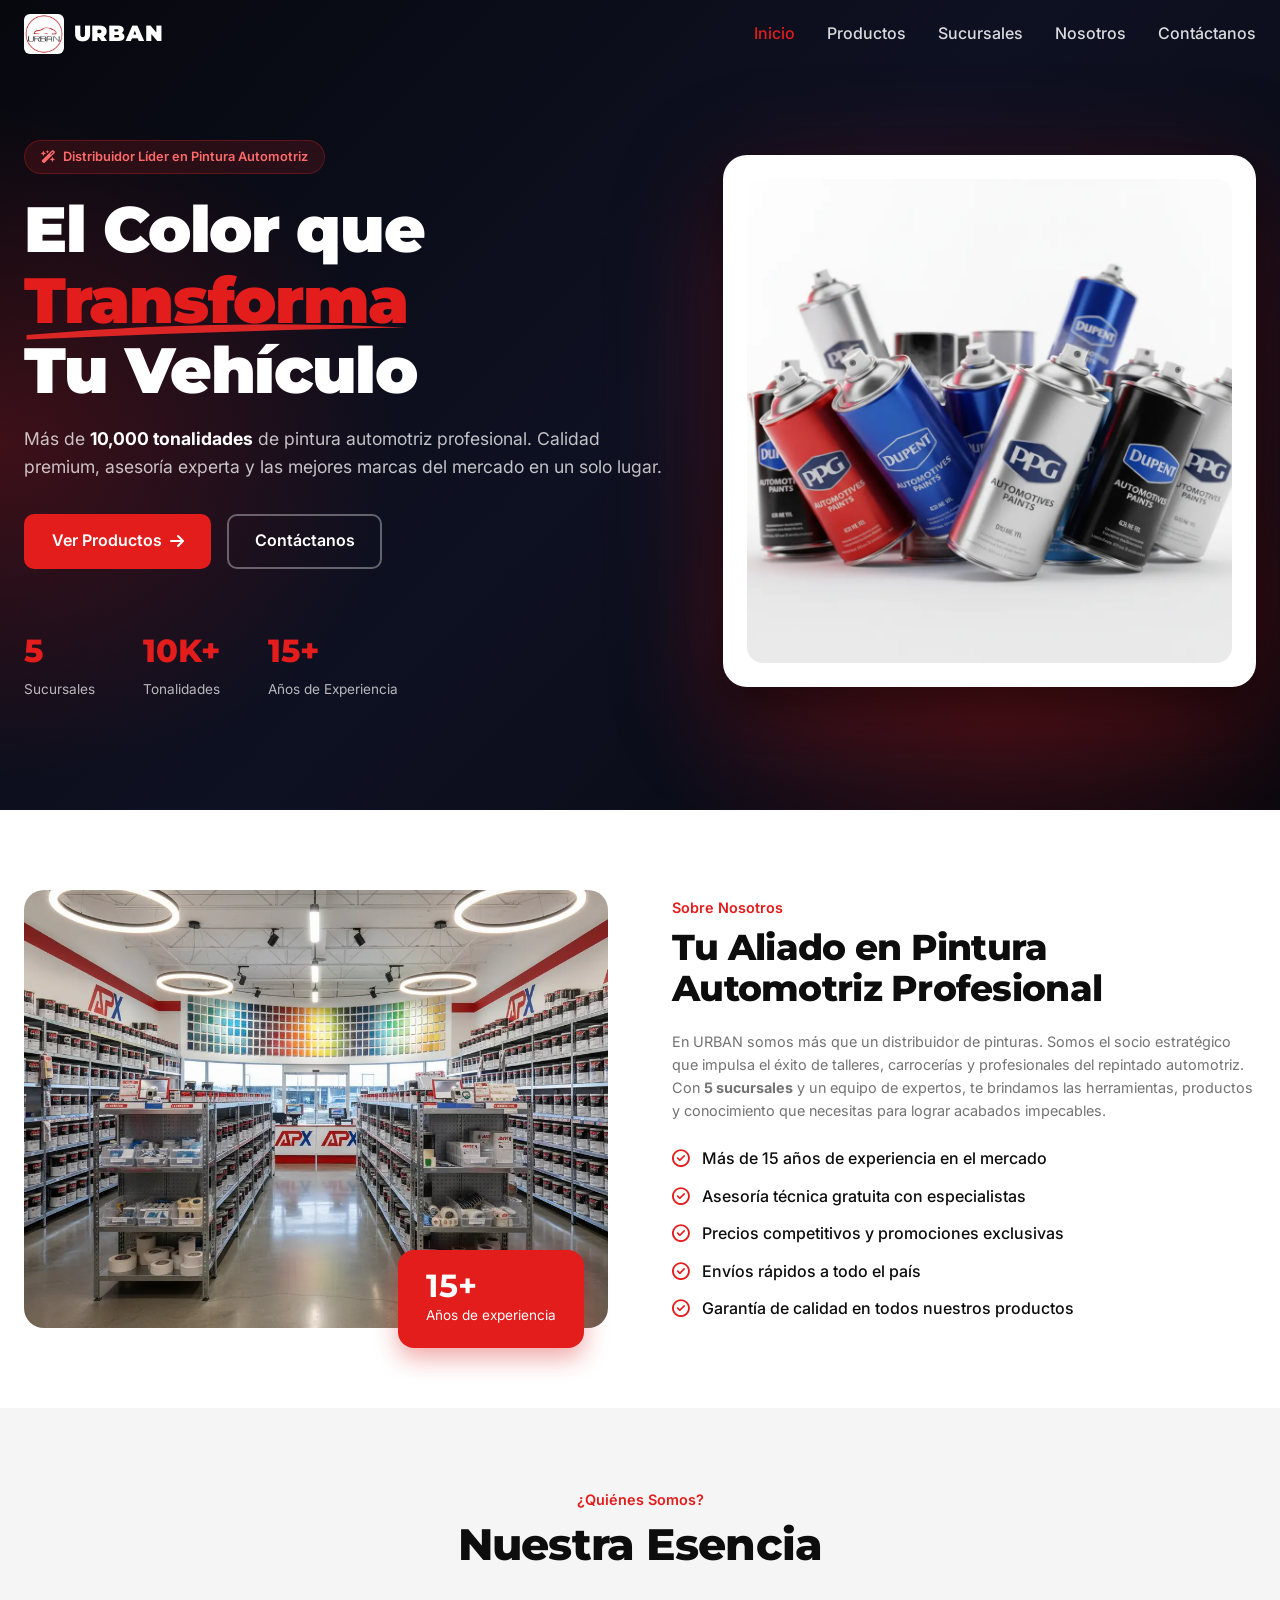
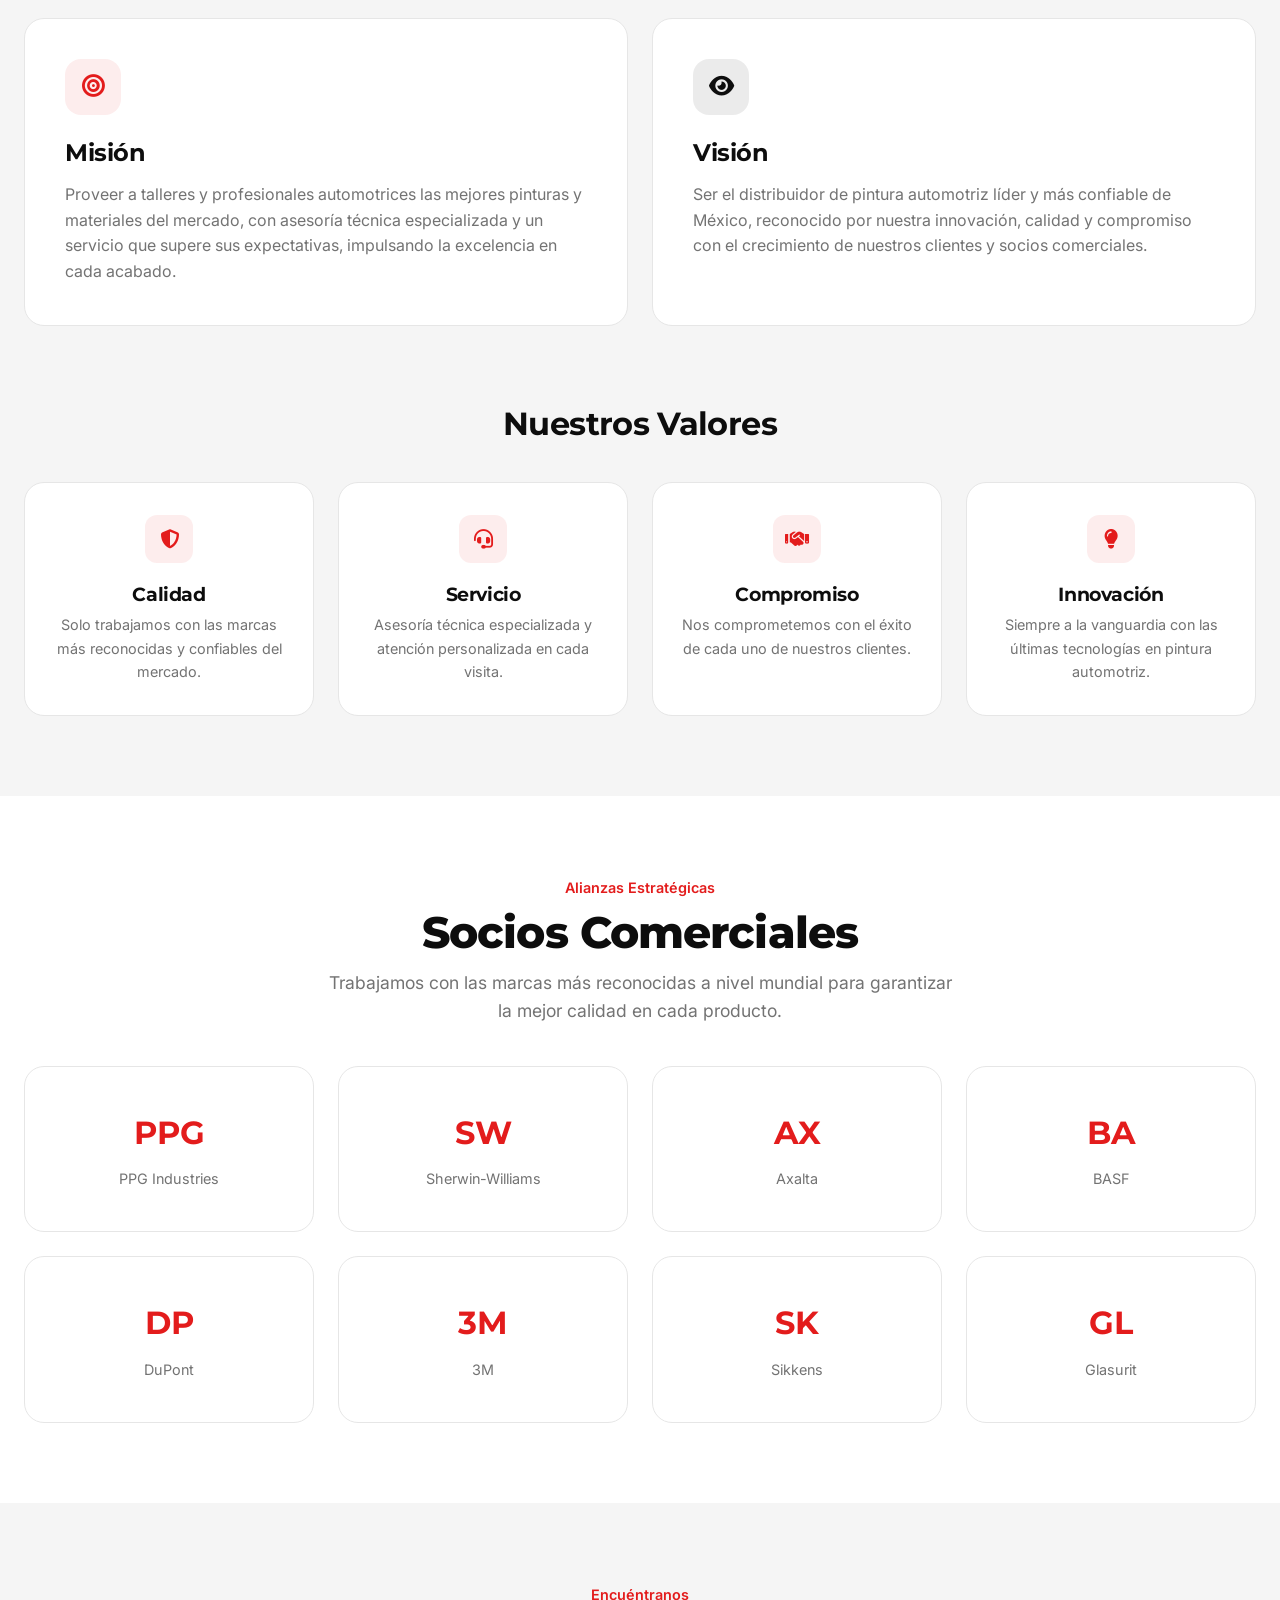
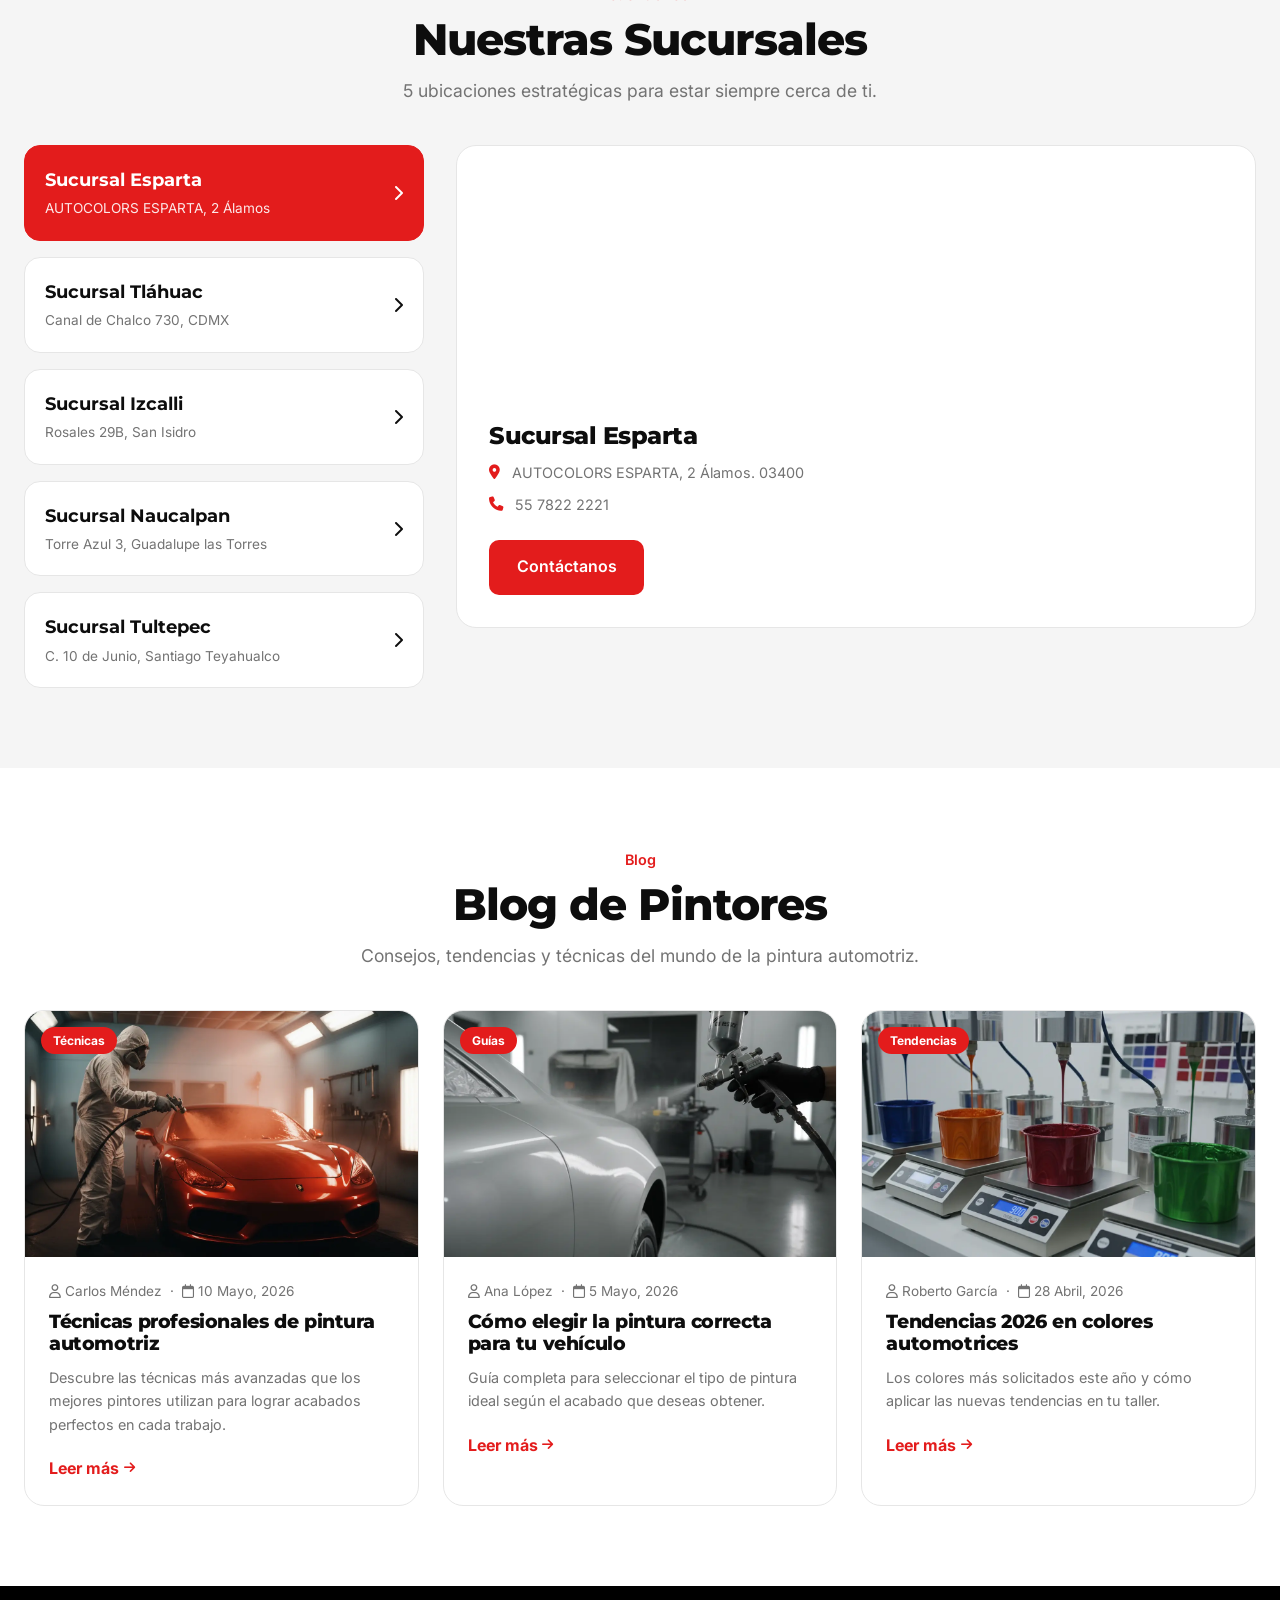
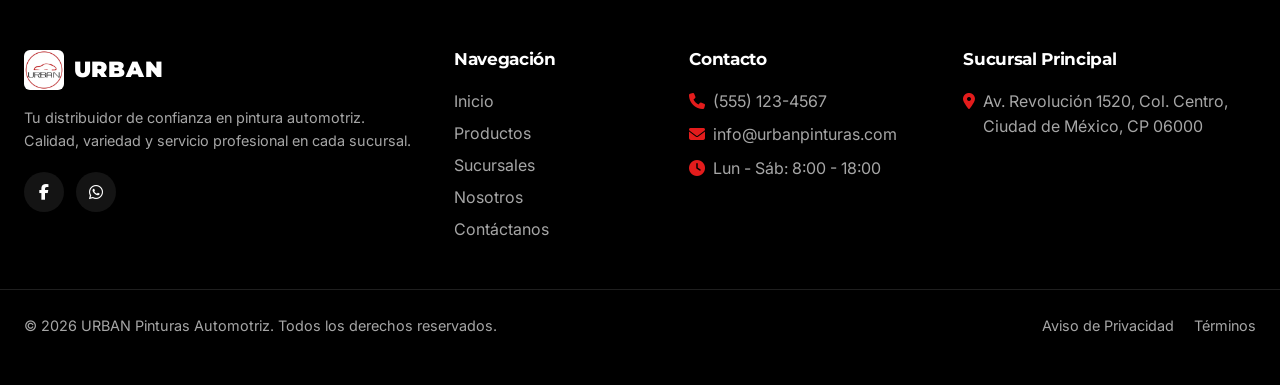
<file: index.html>
<!DOCTYPE html>
<html lang="es">

<head>
    <meta charset="UTF-8">
    <meta name="viewport" content="width=device-width, initial-scale=1">
    <title>URBAN | Distribuidor Líder en Pintura Automotriz</title>
    <meta name="description" content="Distribuidor líder de pinturas automotrices premium, ofreciendo soluciones de acabado de alto rendimiento, igualación de color de precisión y asesoría técnica especializada.">
    <link rel="icon" href="img/LogoUrban.webp" type="image/webp">
    <link rel="preconnect" href="https://fonts.googleapis.com">
    <link rel="preconnect" href="https://fonts.gstatic.com" crossorigin>
    <link href="https://fonts.googleapis.com/css2?family=Montserrat:wght@600;700;800;900&family=Inter:wght@300;400;500;600&display=swap" rel="stylesheet">
    <link rel="stylesheet" href="https://cdnjs.cloudflare.com/ajax/libs/font-awesome/6.4.0/css/all.min.css">
    <link rel="stylesheet" href="https://unpkg.com/aos@2.3.1/dist/aos.css">
    <link rel="stylesheet" href="styles.css">
</head>

<body>
    <a class="skip-link" href="#contenido">Saltar al contenido</a>

    <header class="site-header">
        <div class="container nav">
            <a href="index.html" class="logo"><img src="img/LogoUrban.webp" alt="Logo de URBAN" width="40" height="40"><span>URBAN</span></a>
            <button type="button" class="menu-btn" id="menuBtn" aria-label="Abrir menú" aria-expanded="false" aria-controls="menu"><i class="fa-solid fa-bars" aria-hidden="true"></i></button>
            <ul id="menu">
                <li><a href="index.html" aria-current="page">Inicio</a></li>
                <li><a href="productos.html">Productos</a></li>
                <li><a href="sucursales.html">Sucursales</a></li>
                <li><a href="nosotros.html">Nosotros</a></li>
                <li><a href="contacto.html">Contáctanos</a></li>
            </ul>
        </div>
    </header>

    <main id="contenido">
        <section class="hero">
            <div class="container hero-grid">
                <div data-aos="fade-right">
                    <span class="hero-badge"><i class="fa-solid fa-wand-magic-sparkles" aria-hidden="true"></i> Distribuidor Líder en Pintura Automotriz</span>
                    <h1>El Color que <span class="text-accent">Transforma</span> Tu Vehículo</h1>
                    <p class="lead light">Más de <strong>10,000 tonalidades</strong> de pintura automotriz profesional. Calidad premium, asesoría experta y las mejores marcas del mercado en un solo lugar.</p>
                    <div class="actions">
                        <a href="productos.html" class="btn btn-primary">Ver Productos <i class="fa-solid fa-arrow-right" aria-hidden="true"></i></a>
                        <a href="contacto.html" class="btn btn-outline">Contáctanos</a>
                    </div>
                    <div class="stats">
                        <div><strong>5</strong><span>Sucursales</span></div>
                        <div><strong>10K+</strong><span>Tonalidades</span></div>
                        <div><strong>15+</strong><span>Años de Experiencia</span></div>
                    </div>
                </div>
                <div class="hero-visual" data-aos="fade-left">
                    <div class="hero-image-container">
                        <img src="img/Hero.webp" alt="Latas de pintura automotriz URBAN" width="1024" height="1024" fetchpriority="high">
                    </div>
                </div>
            </div>
        </section>

        <section class="section">
            <div class="container about">
                <div class="about-img" data-aos="fade-right">
                    <img src="img/Segunda.webp" alt="Interior de una sucursal URBAN" width="1344" height="768" loading="lazy">
                    <div class="badge">
                        <strong>15+</strong>
                        <span>Años de experiencia</span>
                    </div>
                </div>
                <div data-aos="fade-left">
                    <p class="kicker">Sobre Nosotros</p>
                    <h2>Tu Aliado en Pintura Automotriz Profesional</h2>
                    <p class="muted about-text">En URBAN somos más que un distribuidor de pinturas. Somos el socio estratégico que impulsa el éxito de talleres, carrocerías y profesionales del repintado automotriz. Con <strong>5 sucursales</strong> y un equipo de expertos, te brindamos las herramientas, productos y conocimiento que necesitas para lograr acabados impecables.</p>
                    <ul class="checks">
                        <li><i class="fa-regular fa-circle-check" aria-hidden="true"></i> Más de 15 años de experiencia en el mercado</li>
                        <li><i class="fa-regular fa-circle-check" aria-hidden="true"></i> Asesoría técnica gratuita con especialistas</li>
                        <li><i class="fa-regular fa-circle-check" aria-hidden="true"></i> Precios competitivos y promociones exclusivas</li>
                        <li><i class="fa-regular fa-circle-check" aria-hidden="true"></i> Envíos rápidos a todo el país</li>
                        <li><i class="fa-regular fa-circle-check" aria-hidden="true"></i> Garantía de calidad en todos nuestros productos</li>
                    </ul>
                </div>
            </div>
        </section>

        <section class="section alt" data-aos="fade-up">
            <div class="container">
                <p class="kicker center">¿Quiénes Somos?</p>
                <h2 class="center section-title">Nuestra Esencia</h2>
                <div class="grid grid-2">
                    <article class="card card--lg">
                        <div class="icon-box icon-box--lg"><i class="fa-solid fa-bullseye" aria-hidden="true"></i></div>
                        <h3>Misión</h3>
                        <p>Proveer a talleres y profesionales automotrices las mejores pinturas y materiales del mercado, con asesoría técnica especializada y un servicio que supere sus expectativas, impulsando la excelencia en cada acabado.</p>
                    </article>
                    <article class="card card--lg">
                        <div class="icon-box icon-box--lg icon-box--neutral"><i class="fa-solid fa-eye" aria-hidden="true"></i></div>
                        <h3>Visión</h3>
                        <p>Ser el distribuidor de pintura automotriz líder y más confiable de México, reconocido por nuestra innovación, calidad y compromiso con el crecimiento de nuestros clientes y socios comerciales.</p>
                    </article>
                </div>

                <h3 class="center values-title">Nuestros Valores</h3>
                <div class="grid grid-4">
                    <article class="card card--value center">
                        <div class="icon-box icon-box--center"><i class="fa-solid fa-shield-halved" aria-hidden="true"></i></div>
                        <h4>Calidad</h4>
                        <p class="muted">Solo trabajamos con las marcas más reconocidas y confiables del mercado.</p>
                    </article>
                    <article class="card card--value center">
                        <div class="icon-box icon-box--center"><i class="fa-solid fa-headset" aria-hidden="true"></i></div>
                        <h4>Servicio</h4>
                        <p class="muted">Asesoría técnica especializada y atención personalizada en cada visita.</p>
                    </article>
                    <article class="card card--value center">
                        <div class="icon-box icon-box--center"><i class="fa-solid fa-handshake" aria-hidden="true"></i></div>
                        <h4>Compromiso</h4>
                        <p class="muted">Nos comprometemos con el éxito de cada uno de nuestros clientes.</p>
                    </article>
                    <article class="card card--value center">
                        <div class="icon-box icon-box--center"><i class="fa-solid fa-lightbulb" aria-hidden="true"></i></div>
                        <h4>Innovación</h4>
                        <p class="muted">Siempre a la vanguardia con las últimas tecnologías en pintura automotriz.</p>
                    </article>
                </div>
            </div>
        </section>

        <section class="section" data-aos="fade-up">
            <div class="container center">
                <p class="kicker">Alianzas Estratégicas</p>
                <h2>Socios Comerciales</h2>
                <p class="lead">Trabajamos con las marcas más reconocidas a nivel mundial para garantizar la mejor calidad en cada producto.</p>
                <div class="grid grid-4 partners">
                    <div class="card card--partner center">
                        <strong class="partner-code">PPG</strong>
                        <span class="muted">PPG Industries</span>
                    </div>
                    <div class="card card--partner center">
                        <strong class="partner-code">SW</strong>
                        <span class="muted">Sherwin-Williams</span>
                    </div>
                    <div class="card card--partner center">
                        <strong class="partner-code">AX</strong>
                        <span class="muted">Axalta</span>
                    </div>
                    <div class="card card--partner center">
                        <strong class="partner-code">BA</strong>
                        <span class="muted">BASF</span>
                    </div>
                    <div class="card card--partner center">
                        <strong class="partner-code">DP</strong>
                        <span class="muted">DuPont</span>
                    </div>
                    <div class="card card--partner center">
                        <strong class="partner-code">3M</strong>
                        <span class="muted">3M</span>
                    </div>
                    <div class="card card--partner center">
                        <strong class="partner-code">SK</strong>
                        <span class="muted">Sikkens</span>
                    </div>
                    <div class="card card--partner center">
                        <strong class="partner-code">GL</strong>
                        <span class="muted">Glasurit</span>
                    </div>
                </div>
            </div>
        </section>

        <section class="section alt" data-aos="fade-up">
            <div class="container">
                <div class="center">
                    <p class="kicker">Encuéntranos</p>
                    <h2>Nuestras Sucursales</h2>
                    <p class="lead">5 ubicaciones estratégicas para estar siempre cerca de ti.</p>
                </div>

                <div class="branch-layout">
                    <div class="branch-list">
                        <button type="button" class="branch-btn active" data-title="Sucursal Esparta" data-address="AUTOCOLORS ESPARTA, 2 Álamos. 03400" data-phone="55 7822 2221" aria-pressed="true">
                            <span>
                                <span class="branch-btn__name">Sucursal Esparta</span>
                                <span class="branch-btn__addr">AUTOCOLORS ESPARTA, 2 Álamos</span>
                            </span>
                            <i class="fa-solid fa-chevron-right" aria-hidden="true"></i>
                        </button>
                        <button type="button" class="branch-btn" data-title="Sucursal Tláhuac" data-address="Canal de Chalco 730, CDMX, 09970" data-phone="55 7940 4687" aria-pressed="false">
                            <span>
                                <span class="branch-btn__name">Sucursal Tláhuac</span>
                                <span class="branch-btn__addr">Canal de Chalco 730, CDMX</span>
                            </span>
                            <i class="fa-solid fa-chevron-right" aria-hidden="true"></i>
                        </button>
                        <button type="button" class="branch-btn" data-title="Sucursal Izcalli" data-address="Rosales 29B. 005 San Isidro, 54730" data-phone="55 5868 6626" aria-pressed="false">
                            <span>
                                <span class="branch-btn__name">Sucursal Izcalli</span>
                                <span class="branch-btn__addr">Rosales 29B, San Isidro</span>
                            </span>
                            <i class="fa-solid fa-chevron-right" aria-hidden="true"></i>
                        </button>
                        <button type="button" class="branch-btn" data-title="Sucursal Naucalpan" data-address="Torre Azul 3. Guadalupe las Torres, 54743" data-phone="55 2505 2214" aria-pressed="false">
                            <span>
                                <span class="branch-btn__name">Sucursal Naucalpan</span>
                                <span class="branch-btn__addr">Torre Azul 3, Guadalupe las Torres</span>
                            </span>
                            <i class="fa-solid fa-chevron-right" aria-hidden="true"></i>
                        </button>
                        <button type="button" class="branch-btn" data-title="Sucursal Tultepec" data-address="C. 10 de Junio, Santiago Teyahualco, 54980 Tultepec" data-phone="55 5885 6172" aria-pressed="false">
                            <span>
                                <span class="branch-btn__name">Sucursal Tultepec</span>
                                <span class="branch-btn__addr">C. 10 de Junio, Santiago Teyahualco</span>
                            </span>
                            <i class="fa-solid fa-chevron-right" aria-hidden="true"></i>
                        </button>
                    </div>

                    <div class="card branch-card">
                        <div class="map-frame">
                            <iframe id="branchMap" src="https://maps.google.com/maps?q=AUTOCOLORS+ESPARTA%2C+2+%C3%81lamos.+03400%2C+M%C3%A9xico&output=embed" title="Mapa de la sucursal" loading="lazy" referrerpolicy="no-referrer-when-downgrade" allowfullscreen></iframe>
                        </div>
                        <h3 id="branchTitle">Sucursal Esparta</h3>
                        <div class="info-list">
                            <p class="info-row"><i class="fa-solid fa-location-dot" aria-hidden="true"></i> <span id="branchAddress">AUTOCOLORS ESPARTA, 2 Álamos. 03400</span></p>
                            <p class="info-row"><i class="fa-solid fa-phone" aria-hidden="true"></i> <a id="branchPhone" href="tel:+525578222221">55 7822 2221</a></p>
                        </div>
                        <a href="contacto.html" class="btn btn-primary">Contáctanos</a>
                    </div>
                </div>
            </div>
        </section>

        <section class="section" data-aos="fade-up">
            <div class="container">
                <div class="center">
                    <p class="kicker">Blog</p>
                    <h2>Blog de Pintores</h2>
                    <p class="lead">Consejos, tendencias y técnicas del mundo de la pintura automotriz.</p>
                </div>
                <div class="grid grid-3">
                    <article class="card post">
                        <div class="post-media">
                            <img src="img/Tecnicas.webp" alt="Técnicas profesionales de pintura automotriz" width="1344" height="768" loading="lazy">
                            <span class="post-tag">Técnicas</span>
                        </div>
                        <div class="post-body">
                            <p class="meta"><i class="fa-regular fa-user" aria-hidden="true"></i> Carlos Méndez &nbsp;·&nbsp; <i class="fa-regular fa-calendar" aria-hidden="true"></i> 10 Mayo, 2026</p>
                            <h3>Técnicas profesionales de pintura automotriz</h3>
                            <p class="post-excerpt">Descubre las técnicas más avanzadas que los mejores pintores utilizan para lograr acabados perfectos en cada trabajo.</p>
                            <a href="#" class="more">Leer más <i class="fa-solid fa-arrow-right" aria-hidden="true"></i></a>
                        </div>
                    </article>
                    <article class="card post">
                        <div class="post-media">
                            <img src="img/Guias.webp" alt="Cómo elegir la pintura correcta para tu vehículo" width="1344" height="768" loading="lazy">
                            <span class="post-tag">Guías</span>
                        </div>
                        <div class="post-body">
                            <p class="meta"><i class="fa-regular fa-user" aria-hidden="true"></i> Ana López &nbsp;·&nbsp; <i class="fa-regular fa-calendar" aria-hidden="true"></i> 5 Mayo, 2026</p>
                            <h3>Cómo elegir la pintura correcta para tu vehículo</h3>
                            <p class="post-excerpt">Guía completa para seleccionar el tipo de pintura ideal según el acabado que deseas obtener.</p>
                            <a href="#" class="more">Leer más <i class="fa-solid fa-arrow-right" aria-hidden="true"></i></a>
                        </div>
                    </article>
                    <article class="card post">
                        <div class="post-media">
                            <img src="img/Tendencias.webp" alt="Tendencias 2026 en colores automotrices" width="1344" height="768" loading="lazy">
                            <span class="post-tag">Tendencias</span>
                        </div>
                        <div class="post-body">
                            <p class="meta"><i class="fa-regular fa-user" aria-hidden="true"></i> Roberto García &nbsp;·&nbsp; <i class="fa-regular fa-calendar" aria-hidden="true"></i> 28 Abril, 2026</p>
                            <h3>Tendencias 2026 en colores automotrices</h3>
                            <p class="post-excerpt">Los colores más solicitados este año y cómo aplicar las nuevas tendencias en tu taller.</p>
                            <a href="#" class="more">Leer más <i class="fa-solid fa-arrow-right" aria-hidden="true"></i></a>
                        </div>
                    </article>
                </div>
            </div>
        </section>
    </main>

    <footer class="site-footer">
        <div class="container footer-grid">
            <div>
                <a href="index.html" class="logo"><img src="img/LogoUrban.webp" alt="Logo de URBAN" width="40" height="40" loading="lazy"><span>URBAN</span></a>
                <p class="footer-text">Tu distribuidor de confianza en pintura automotriz. Calidad, variedad y servicio profesional en cada sucursal.</p>
                <div class="social-links">
                    <a href="https://www.facebook.com/TiendasUrbanCoatings" target="_blank" rel="noopener noreferrer" aria-label="Facebook"><i class="fa-brands fa-facebook-f" aria-hidden="true"></i></a>
                    <a href="#" aria-label="WhatsApp"><i class="fa-brands fa-whatsapp" aria-hidden="true"></i></a>
                </div>
            </div>
            <div>
                <h4>Navegación</h4>
                <ul>
                    <li><a href="index.html">Inicio</a></li>
                    <li><a href="productos.html">Productos</a></li>
                    <li><a href="sucursales.html">Sucursales</a></li>
                    <li><a href="nosotros.html">Nosotros</a></li>
                    <li><a href="contacto.html">Contáctanos</a></li>
                </ul>
            </div>
            <div>
                <h4>Contacto</h4>
                <p class="footer-line"><i class="fa-solid fa-phone" aria-hidden="true"></i> (555) 123-4567</p>
                <p class="footer-line"><i class="fa-solid fa-envelope" aria-hidden="true"></i> info@urbanpinturas.com</p>
                <p class="footer-line"><i class="fa-solid fa-clock" aria-hidden="true"></i> Lun - Sáb: 8:00 - 18:00</p>
            </div>
            <div>
                <h4>Sucursal Principal</h4>
                <p class="footer-line"><i class="fa-solid fa-location-dot" aria-hidden="true"></i> Av. Revolución 1520, Col. Centro, Ciudad de México, CP 06000</p>
            </div>
        </div>
        <div class="container footer-bottom">
            <p>© 2026 URBAN Pinturas Automotriz. Todos los derechos reservados.</p>
            <p><a href="#">Aviso de Privacidad</a> <a href="#">Términos</a></p>
        </div>
    </footer>

    <script src="https://unpkg.com/aos@2.3.1/dist/aos.js"></script>
    <script src="script.js"></script>
</body>

</html>
</file>
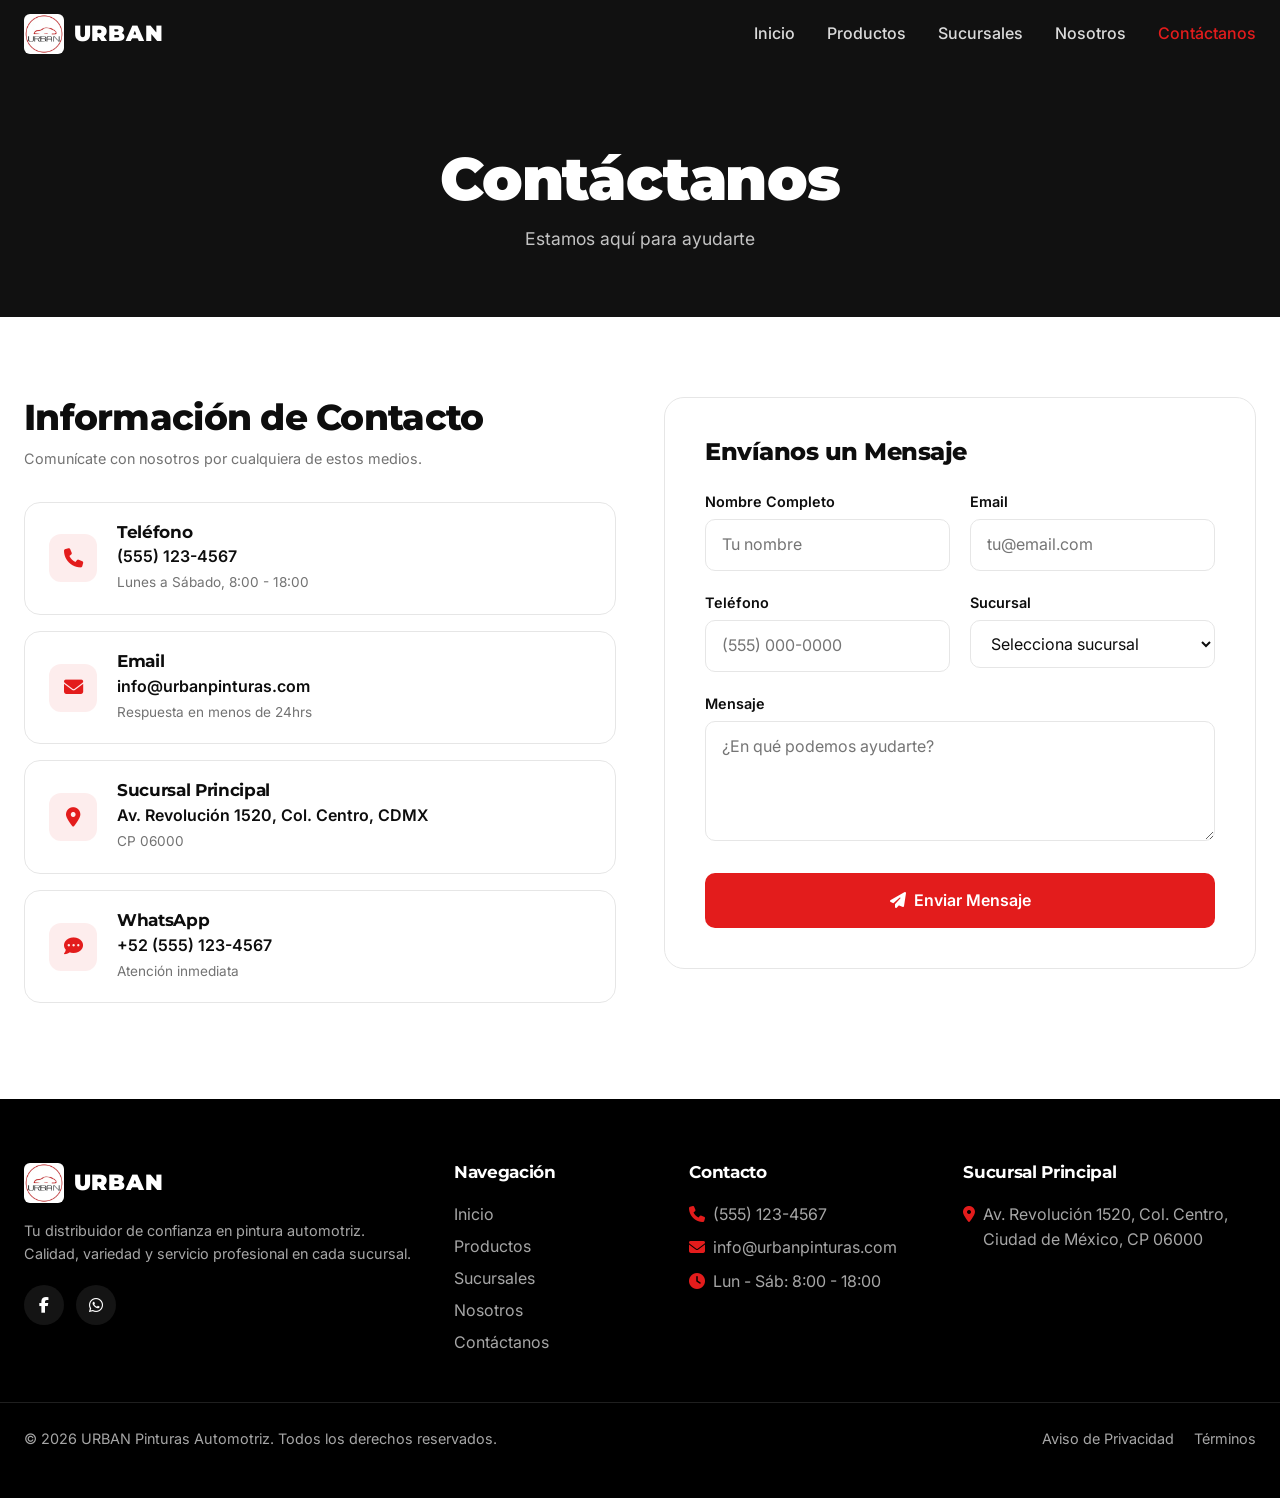
<file: contacto.html>
<!DOCTYPE html>
<html lang="es">

<head>
    <meta charset="UTF-8">
    <meta name="viewport" content="width=device-width, initial-scale=1">
    <title>Contáctanos | URBAN</title>
    <meta name="description" content="Ponte en contacto con URBAN. Atención personalizada, asesoría técnica y cotizaciones rápidas para pintura automotriz.">
    <link rel="icon" href="img/LogoUrban.webp" type="image/webp">
    <link rel="preconnect" href="https://fonts.googleapis.com">
    <link rel="preconnect" href="https://fonts.gstatic.com" crossorigin>
    <link href="https://fonts.googleapis.com/css2?family=Montserrat:wght@600;700;800;900&family=Inter:wght@300;400;500;600&display=swap" rel="stylesheet">
    <link rel="stylesheet" href="https://cdnjs.cloudflare.com/ajax/libs/font-awesome/6.4.0/css/all.min.css">
    <link rel="stylesheet" href="https://unpkg.com/aos@2.3.1/dist/aos.css">
    <link rel="stylesheet" href="styles.css">
</head>

<body>
    <a class="skip-link" href="#contenido">Saltar al contenido</a>

    <header class="site-header">
        <div class="container nav">
            <a href="index.html" class="logo"><img src="img/LogoUrban.webp" alt="Logo de URBAN" width="40" height="40"><span>URBAN</span></a>
            <button type="button" class="menu-btn" id="menuBtn" aria-label="Abrir menú" aria-expanded="false" aria-controls="menu"><i class="fa-solid fa-bars" aria-hidden="true"></i></button>
            <ul id="menu">
                <li><a href="index.html">Inicio</a></li>
                <li><a href="productos.html">Productos</a></li>
                <li><a href="sucursales.html">Sucursales</a></li>
                <li><a href="nosotros.html">Nosotros</a></li>
                <li><a href="contacto.html" aria-current="page">Contáctanos</a></li>
            </ul>
        </div>
    </header>

    <main id="contenido">
        <section class="page-hero">
            <div class="container" data-aos="fade-down">
                <h1>Contáctanos</h1>
                <p class="lead light">Estamos aquí para ayudarte</p>
            </div>
        </section>

        <section class="section">
            <div class="container contact-grid">
                <div data-aos="fade-right">
                    <h2>Información de Contacto</h2>
                    <p class="muted contact-intro">Comunícate con nosotros por cualquiera de estos medios.</p>
                    <div class="contact-info-card">
                        <div class="icon-box"><i class="fa-solid fa-phone" aria-hidden="true"></i></div>
                        <div>
                            <h4>Teléfono</h4>
                            <p>(555) 123-4567</p>
                            <p class="muted">Lunes a Sábado, 8:00 - 18:00</p>
                        </div>
                    </div>
                    <div class="contact-info-card">
                        <div class="icon-box"><i class="fa-solid fa-envelope" aria-hidden="true"></i></div>
                        <div>
                            <h4>Email</h4>
                            <p>info@urbanpinturas.com</p>
                            <p class="muted">Respuesta en menos de 24hrs</p>
                        </div>
                    </div>
                    <div class="contact-info-card">
                        <div class="icon-box"><i class="fa-solid fa-location-dot" aria-hidden="true"></i></div>
                        <div>
                            <h4>Sucursal Principal</h4>
                            <p>Av. Revolución 1520, Col. Centro, CDMX</p>
                            <p class="muted">CP 06000</p>
                        </div>
                    </div>
                    <div class="contact-info-card">
                        <div class="icon-box"><i class="fa-solid fa-comment-dots" aria-hidden="true"></i></div>
                        <div>
                            <h4>WhatsApp</h4>
                            <p>+52 (555) 123-4567</p>
                            <p class="muted">Atención inmediata</p>
                        </div>
                    </div>
                </div>

                <div class="card card--lg form-card" data-aos="fade-left">
                    <h3>Envíanos un Mensaje</h3>
                    <form id="contactForm">
                        <div class="form-row">
                            <div>
                                <label for="nombre">Nombre Completo</label>
                                <input type="text" id="nombre" name="nombre" placeholder="Tu nombre" autocomplete="name" required>
                            </div>
                            <div>
                                <label for="email">Email</label>
                                <input type="email" id="email" name="email" placeholder="tu@email.com" autocomplete="email" required>
                            </div>
                        </div>
                        <div class="form-row">
                            <div>
                                <label for="telefono">Teléfono</label>
                                <input type="tel" id="telefono" name="telefono" placeholder="(555) 000-0000" autocomplete="tel">
                            </div>
                            <div>
                                <label for="sucursal">Sucursal</label>
                                <select id="sucursal" name="sucursal">
                                    <option value="">Selecciona sucursal</option>
                                    <option value="esparta">Sucursal Esparta</option>
                                    <option value="tlahuac">Sucursal Tláhuac</option>
                                    <option value="izcalli">Sucursal Izcalli</option>
                                    <option value="naucalpan">Sucursal Naucalpan</option>
                                    <option value="tultepec">Sucursal Tultepec</option>
                                </select>
                            </div>
                        </div>
                        <div class="form-field">
                            <label for="mensaje">Mensaje</label>
                            <textarea id="mensaje" name="mensaje" placeholder="¿En qué podemos ayudarte?" required></textarea>
                        </div>
                        <button type="submit" class="btn btn-primary btn-block"><i class="fa-solid fa-paper-plane" aria-hidden="true"></i> Enviar Mensaje</button>
                        <p class="form-status" id="formResponse" role="status" hidden>¡Mensaje enviado con éxito! Te contactaremos pronto.</p>
                    </form>
                </div>
            </div>
        </section>
    </main>

    <footer class="site-footer">
        <div class="container footer-grid">
            <div>
                <a href="index.html" class="logo"><img src="img/LogoUrban.webp" alt="Logo de URBAN" width="40" height="40" loading="lazy"><span>URBAN</span></a>
                <p class="footer-text">Tu distribuidor de confianza en pintura automotriz. Calidad, variedad y servicio profesional en cada sucursal.</p>
                <div class="social-links">
                    <a href="https://www.facebook.com/TiendasUrbanCoatings" target="_blank" rel="noopener noreferrer" aria-label="Facebook"><i class="fa-brands fa-facebook-f" aria-hidden="true"></i></a>
                    <a href="#" aria-label="WhatsApp"><i class="fa-brands fa-whatsapp" aria-hidden="true"></i></a>
                </div>
            </div>
            <div>
                <h4>Navegación</h4>
                <ul>
                    <li><a href="index.html">Inicio</a></li>
                    <li><a href="productos.html">Productos</a></li>
                    <li><a href="sucursales.html">Sucursales</a></li>
                    <li><a href="nosotros.html">Nosotros</a></li>
                    <li><a href="contacto.html">Contáctanos</a></li>
                </ul>
            </div>
            <div>
                <h4>Contacto</h4>
                <p class="footer-line"><i class="fa-solid fa-phone" aria-hidden="true"></i> (555) 123-4567</p>
                <p class="footer-line"><i class="fa-solid fa-envelope" aria-hidden="true"></i> info@urbanpinturas.com</p>
                <p class="footer-line"><i class="fa-solid fa-clock" aria-hidden="true"></i> Lun - Sáb: 8:00 - 18:00</p>
            </div>
            <div>
                <h4>Sucursal Principal</h4>
                <p class="footer-line"><i class="fa-solid fa-location-dot" aria-hidden="true"></i> Av. Revolución 1520, Col. Centro, Ciudad de México, CP 06000</p>
            </div>
        </div>
        <div class="container footer-bottom">
            <p>© 2026 URBAN Pinturas Automotriz. Todos los derechos reservados.</p>
            <p><a href="#">Aviso de Privacidad</a> <a href="#">Términos</a></p>
        </div>
    </footer>

    <script src="https://unpkg.com/aos@2.3.1/dist/aos.js"></script>
    <script src="script.js"></script>
</body>

</html>
</file>
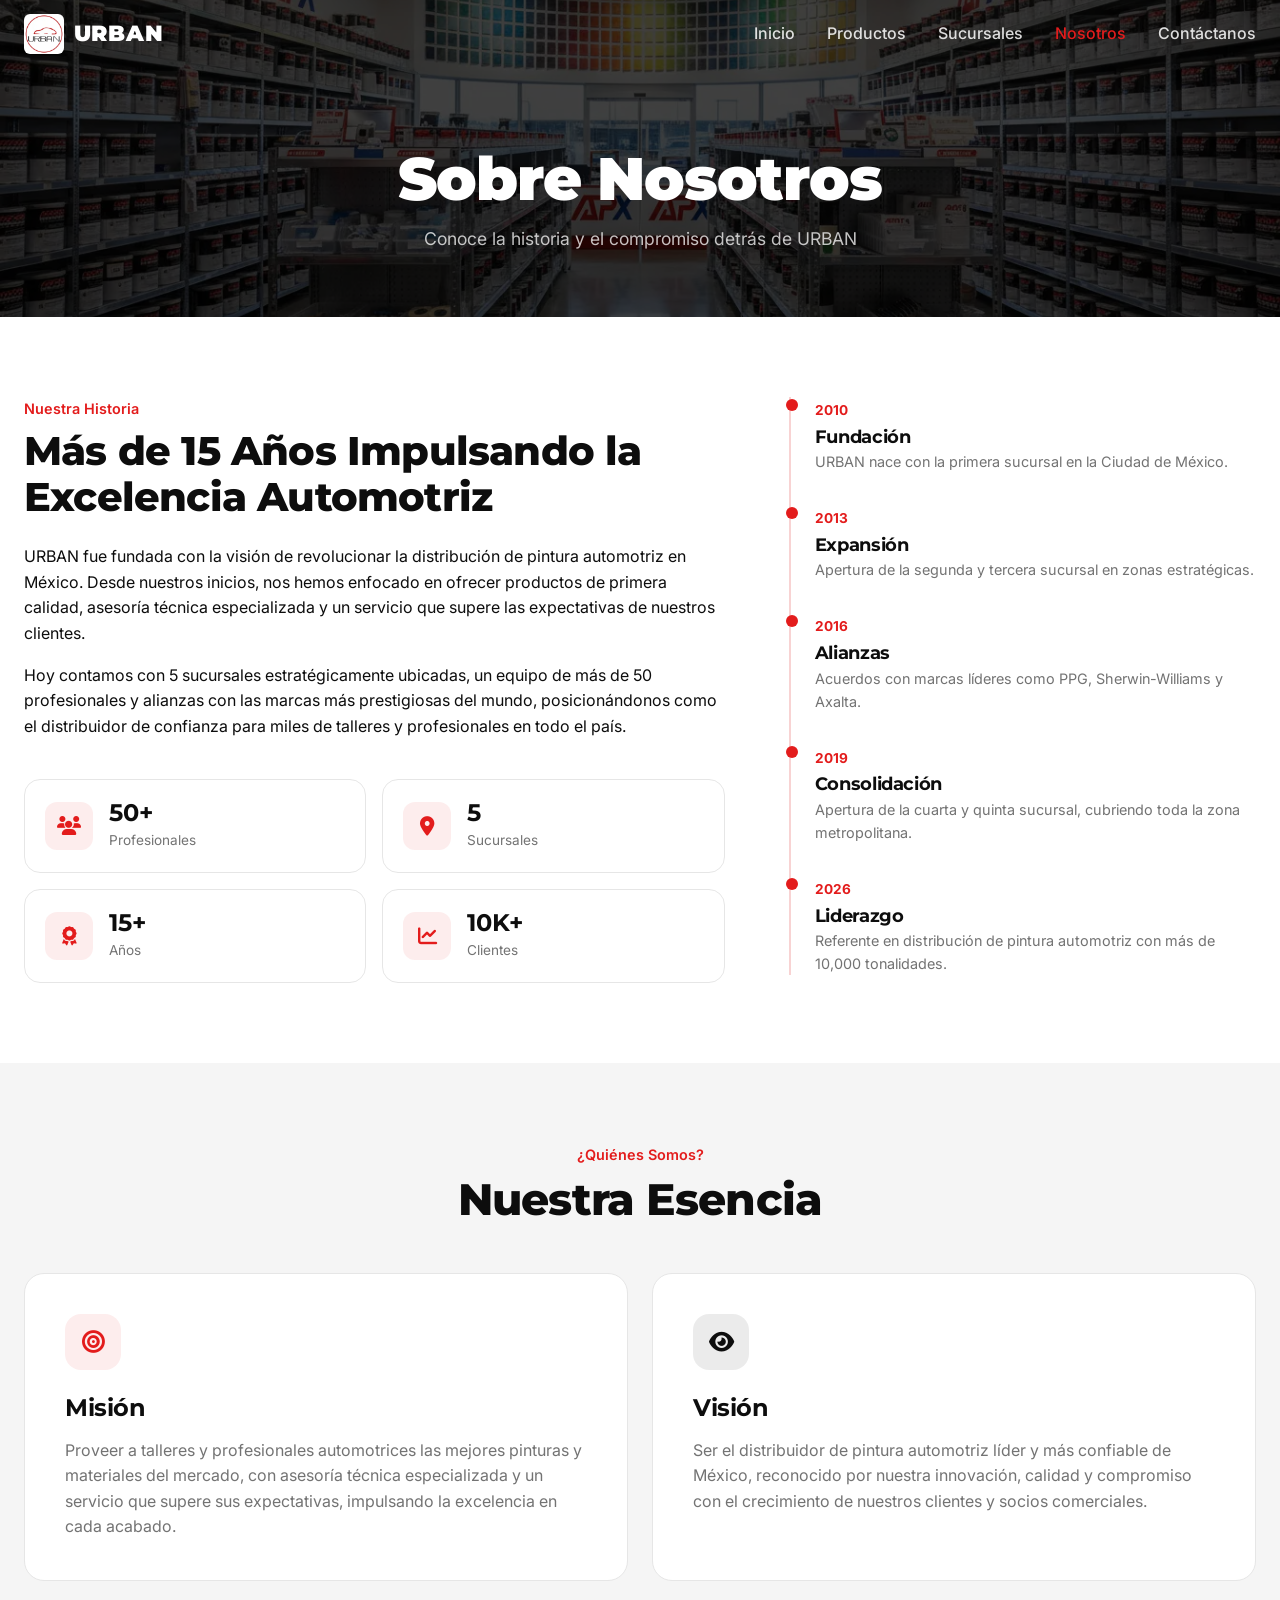
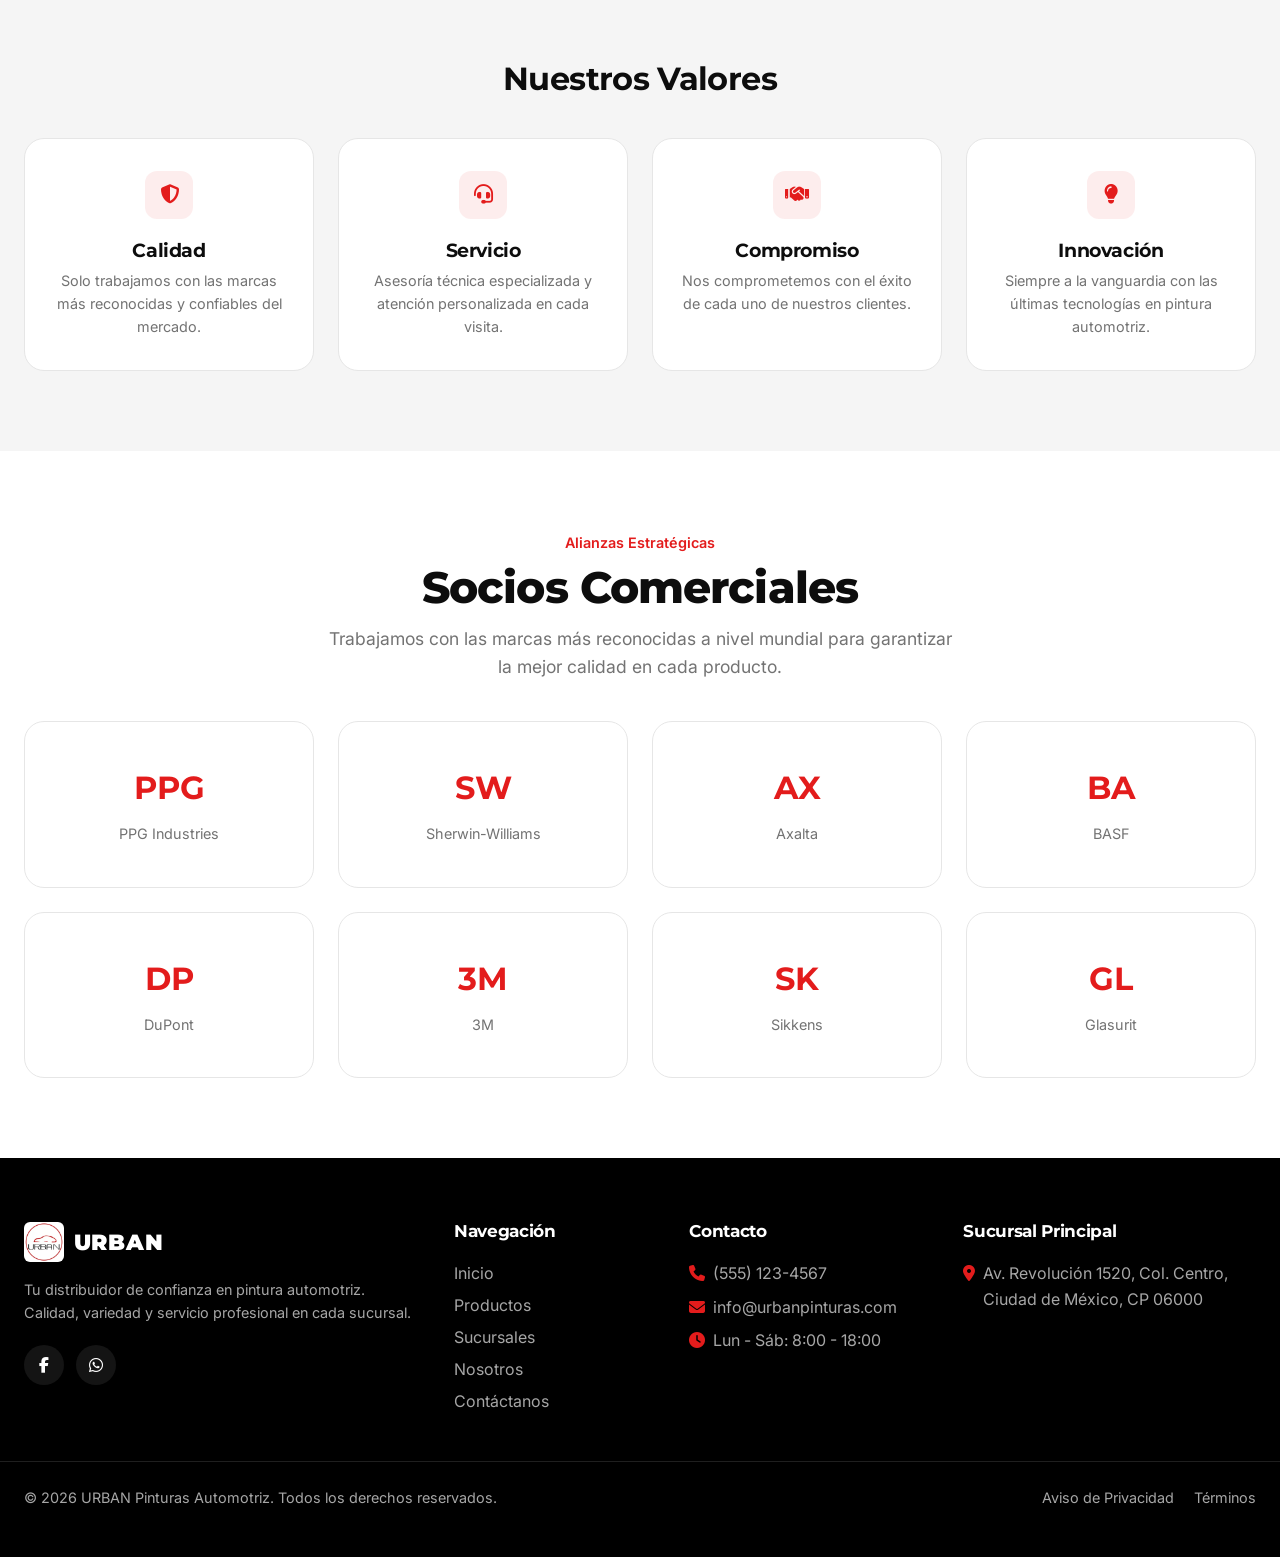
<file: nosotros.html>
<!DOCTYPE html>
<html lang="es">

<head>
    <meta charset="UTF-8">
    <meta name="viewport" content="width=device-width, initial-scale=1">
    <title>Nosotros | URBAN</title>
    <meta name="description" content="Conoce la historia, misión, visión y valores de URBAN, distribuidor de pintura automotriz con más de 15 años de experiencia.">
    <link rel="icon" href="img/LogoUrban.webp" type="image/webp">
    <link rel="preconnect" href="https://fonts.googleapis.com">
    <link rel="preconnect" href="https://fonts.gstatic.com" crossorigin>
    <link href="https://fonts.googleapis.com/css2?family=Montserrat:wght@600;700;800;900&family=Inter:wght@300;400;500;600&display=swap" rel="stylesheet">
    <link rel="stylesheet" href="https://cdnjs.cloudflare.com/ajax/libs/font-awesome/6.4.0/css/all.min.css">
    <link rel="stylesheet" href="https://unpkg.com/aos@2.3.1/dist/aos.css">
    <link rel="stylesheet" href="styles.css">
</head>

<body>
    <a class="skip-link" href="#contenido">Saltar al contenido</a>

    <header class="site-header">
        <div class="container nav">
            <a href="index.html" class="logo"><img src="img/LogoUrban.webp" alt="Logo de URBAN" width="40" height="40"><span>URBAN</span></a>
            <button type="button" class="menu-btn" id="menuBtn" aria-label="Abrir menú" aria-expanded="false" aria-controls="menu"><i class="fa-solid fa-bars" aria-hidden="true"></i></button>
            <ul id="menu">
                <li><a href="index.html">Inicio</a></li>
                <li><a href="productos.html">Productos</a></li>
                <li><a href="sucursales.html">Sucursales</a></li>
                <li><a href="nosotros.html" aria-current="page">Nosotros</a></li>
                <li><a href="contacto.html">Contáctanos</a></li>
            </ul>
        </div>
    </header>

    <main id="contenido">
        <section class="page-hero page-hero--nosotros">
            <div class="container" data-aos="fade-down">
                <h1>Sobre Nosotros</h1>
                <p class="lead light">Conoce la historia y el compromiso detrás de URBAN</p>
            </div>
        </section>

        <section class="section">
            <div class="container story">
                <div data-aos="fade-right">
                    <p class="kicker">Nuestra Historia</p>
                    <h2>Más de 15 Años Impulsando la Excelencia Automotriz</h2>
                    <p>URBAN fue fundada con la visión de revolucionar la distribución de pintura automotriz en México. Desde nuestros inicios, nos hemos enfocado en ofrecer productos de primera calidad, asesoría técnica especializada y un servicio que supere las expectativas de nuestros clientes.</p>
                    <p>Hoy contamos con 5 sucursales estratégicamente ubicadas, un equipo de más de 50 profesionales y alianzas con las marcas más prestigiosas del mundo, posicionándonos como el distribuidor de confianza para miles de talleres y profesionales en todo el país.</p>
                    <div class="stat-grid">
                        <div class="card stat-card">
                            <div class="icon-box"><i class="fa-solid fa-users" aria-hidden="true"></i></div>
                            <div>
                                <strong>50+</strong>
                                <span class="muted">Profesionales</span>
                            </div>
                        </div>
                        <div class="card stat-card">
                            <div class="icon-box"><i class="fa-solid fa-location-dot" aria-hidden="true"></i></div>
                            <div>
                                <strong>5</strong>
                                <span class="muted">Sucursales</span>
                            </div>
                        </div>
                        <div class="card stat-card">
                            <div class="icon-box"><i class="fa-solid fa-award" aria-hidden="true"></i></div>
                            <div>
                                <strong>15+</strong>
                                <span class="muted">Años</span>
                            </div>
                        </div>
                        <div class="card stat-card">
                            <div class="icon-box"><i class="fa-solid fa-chart-line" aria-hidden="true"></i></div>
                            <div>
                                <strong>10K+</strong>
                                <span class="muted">Clientes</span>
                            </div>
                        </div>
                    </div>
                </div>
                <div class="timeline" data-aos="fade-left">
                    <div class="timeline-item">
                        <span class="timeline-year">2010</span>
                        <h4>Fundación</h4>
                        <p class="muted">URBAN nace con la primera sucursal en la Ciudad de México.</p>
                    </div>
                    <div class="timeline-item">
                        <span class="timeline-year">2013</span>
                        <h4>Expansión</h4>
                        <p class="muted">Apertura de la segunda y tercera sucursal en zonas estratégicas.</p>
                    </div>
                    <div class="timeline-item">
                        <span class="timeline-year">2016</span>
                        <h4>Alianzas</h4>
                        <p class="muted">Acuerdos con marcas líderes como PPG, Sherwin-Williams y Axalta.</p>
                    </div>
                    <div class="timeline-item">
                        <span class="timeline-year">2019</span>
                        <h4>Consolidación</h4>
                        <p class="muted">Apertura de la cuarta y quinta sucursal, cubriendo toda la zona metropolitana.</p>
                    </div>
                    <div class="timeline-item">
                        <span class="timeline-year">2026</span>
                        <h4>Liderazgo</h4>
                        <p class="muted">Referente en distribución de pintura automotriz con más de 10,000 tonalidades.</p>
                    </div>
                </div>
            </div>
        </section>

        <section class="section alt" data-aos="fade-up">
            <div class="container">
                <p class="kicker center">¿Quiénes Somos?</p>
                <h2 class="center section-title">Nuestra Esencia</h2>
                <div class="grid grid-2">
                    <article class="card card--lg">
                        <div class="icon-box icon-box--lg"><i class="fa-solid fa-bullseye" aria-hidden="true"></i></div>
                        <h3>Misión</h3>
                        <p>Proveer a talleres y profesionales automotrices las mejores pinturas y materiales del mercado, con asesoría técnica especializada y un servicio que supere sus expectativas, impulsando la excelencia en cada acabado.</p>
                    </article>
                    <article class="card card--lg">
                        <div class="icon-box icon-box--lg icon-box--neutral"><i class="fa-solid fa-eye" aria-hidden="true"></i></div>
                        <h3>Visión</h3>
                        <p>Ser el distribuidor de pintura automotriz líder y más confiable de México, reconocido por nuestra innovación, calidad y compromiso con el crecimiento de nuestros clientes y socios comerciales.</p>
                    </article>
                </div>

                <h3 class="center values-title">Nuestros Valores</h3>
                <div class="grid grid-4">
                    <article class="card card--value center">
                        <div class="icon-box icon-box--center"><i class="fa-solid fa-shield-halved" aria-hidden="true"></i></div>
                        <h4>Calidad</h4>
                        <p class="muted">Solo trabajamos con las marcas más reconocidas y confiables del mercado.</p>
                    </article>
                    <article class="card card--value center">
                        <div class="icon-box icon-box--center"><i class="fa-solid fa-headset" aria-hidden="true"></i></div>
                        <h4>Servicio</h4>
                        <p class="muted">Asesoría técnica especializada y atención personalizada en cada visita.</p>
                    </article>
                    <article class="card card--value center">
                        <div class="icon-box icon-box--center"><i class="fa-solid fa-handshake" aria-hidden="true"></i></div>
                        <h4>Compromiso</h4>
                        <p class="muted">Nos comprometemos con el éxito de cada uno de nuestros clientes.</p>
                    </article>
                    <article class="card card--value center">
                        <div class="icon-box icon-box--center"><i class="fa-solid fa-lightbulb" aria-hidden="true"></i></div>
                        <h4>Innovación</h4>
                        <p class="muted">Siempre a la vanguardia con las últimas tecnologías en pintura automotriz.</p>
                    </article>
                </div>
            </div>
        </section>

        <section class="section" data-aos="fade-up">
            <div class="container center">
                <p class="kicker">Alianzas Estratégicas</p>
                <h2>Socios Comerciales</h2>
                <p class="lead">Trabajamos con las marcas más reconocidas a nivel mundial para garantizar la mejor calidad en cada producto.</p>
                <div class="grid grid-4 partners">
                    <div class="card card--partner center">
                        <strong class="partner-code">PPG</strong>
                        <span class="muted">PPG Industries</span>
                    </div>
                    <div class="card card--partner center">
                        <strong class="partner-code">SW</strong>
                        <span class="muted">Sherwin-Williams</span>
                    </div>
                    <div class="card card--partner center">
                        <strong class="partner-code">AX</strong>
                        <span class="muted">Axalta</span>
                    </div>
                    <div class="card card--partner center">
                        <strong class="partner-code">BA</strong>
                        <span class="muted">BASF</span>
                    </div>
                    <div class="card card--partner center">
                        <strong class="partner-code">DP</strong>
                        <span class="muted">DuPont</span>
                    </div>
                    <div class="card card--partner center">
                        <strong class="partner-code">3M</strong>
                        <span class="muted">3M</span>
                    </div>
                    <div class="card card--partner center">
                        <strong class="partner-code">SK</strong>
                        <span class="muted">Sikkens</span>
                    </div>
                    <div class="card card--partner center">
                        <strong class="partner-code">GL</strong>
                        <span class="muted">Glasurit</span>
                    </div>
                </div>
            </div>
        </section>
    </main>

    <footer class="site-footer">
        <div class="container footer-grid">
            <div>
                <a href="index.html" class="logo"><img src="img/LogoUrban.webp" alt="Logo de URBAN" width="40" height="40" loading="lazy"><span>URBAN</span></a>
                <p class="footer-text">Tu distribuidor de confianza en pintura automotriz. Calidad, variedad y servicio profesional en cada sucursal.</p>
                <div class="social-links">
                    <a href="https://www.facebook.com/TiendasUrbanCoatings" target="_blank" rel="noopener noreferrer" aria-label="Facebook"><i class="fa-brands fa-facebook-f" aria-hidden="true"></i></a>
                    <a href="#" aria-label="WhatsApp"><i class="fa-brands fa-whatsapp" aria-hidden="true"></i></a>
                </div>
            </div>
            <div>
                <h4>Navegación</h4>
                <ul>
                    <li><a href="index.html">Inicio</a></li>
                    <li><a href="productos.html">Productos</a></li>
                    <li><a href="sucursales.html">Sucursales</a></li>
                    <li><a href="nosotros.html">Nosotros</a></li>
                    <li><a href="contacto.html">Contáctanos</a></li>
                </ul>
            </div>
            <div>
                <h4>Contacto</h4>
                <p class="footer-line"><i class="fa-solid fa-phone" aria-hidden="true"></i> (555) 123-4567</p>
                <p class="footer-line"><i class="fa-solid fa-envelope" aria-hidden="true"></i> info@urbanpinturas.com</p>
                <p class="footer-line"><i class="fa-solid fa-clock" aria-hidden="true"></i> Lun - Sáb: 8:00 - 18:00</p>
            </div>
            <div>
                <h4>Sucursal Principal</h4>
                <p class="footer-line"><i class="fa-solid fa-location-dot" aria-hidden="true"></i> Av. Revolución 1520, Col. Centro, Ciudad de México, CP 06000</p>
            </div>
        </div>
        <div class="container footer-bottom">
            <p>© 2026 URBAN Pinturas Automotriz. Todos los derechos reservados.</p>
            <p><a href="#">Aviso de Privacidad</a> <a href="#">Términos</a></p>
        </div>
    </footer>

    <script src="https://unpkg.com/aos@2.3.1/dist/aos.js"></script>
    <script src="script.js"></script>
</body>

</html>
</file>
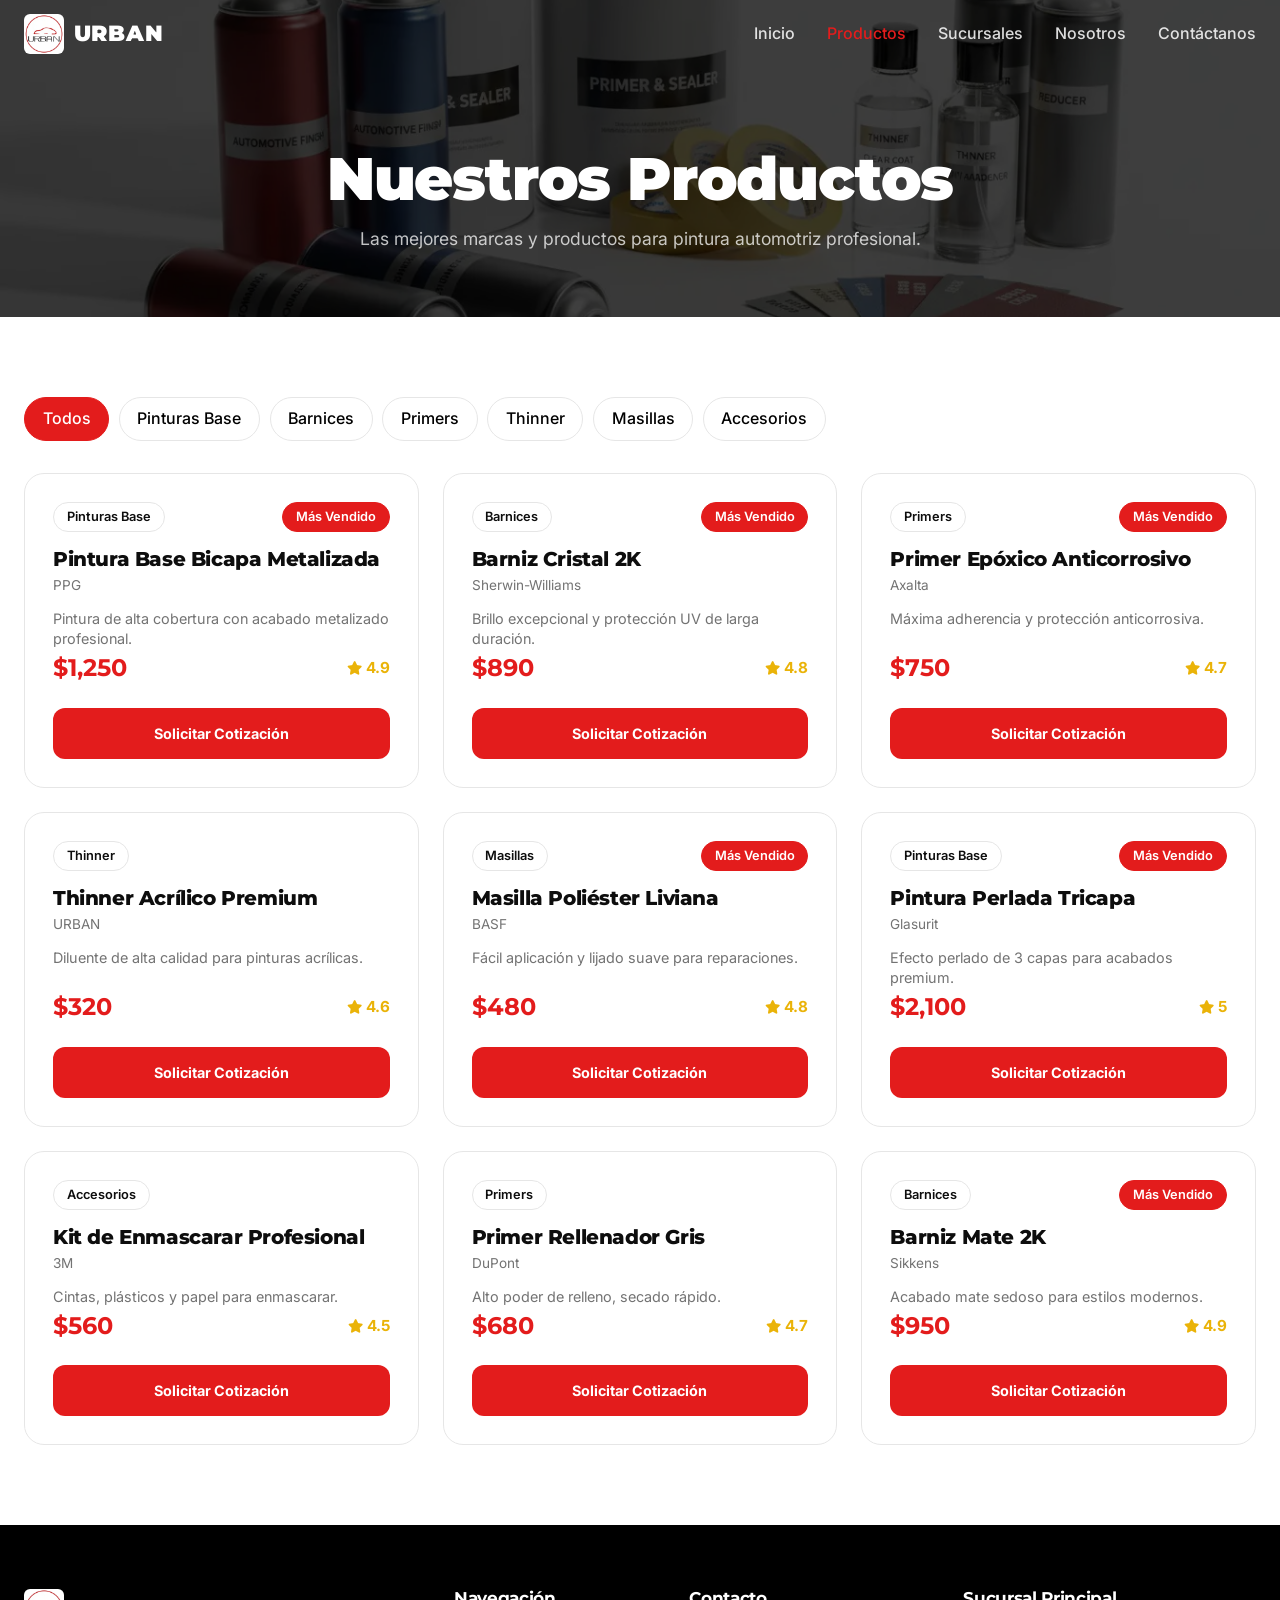
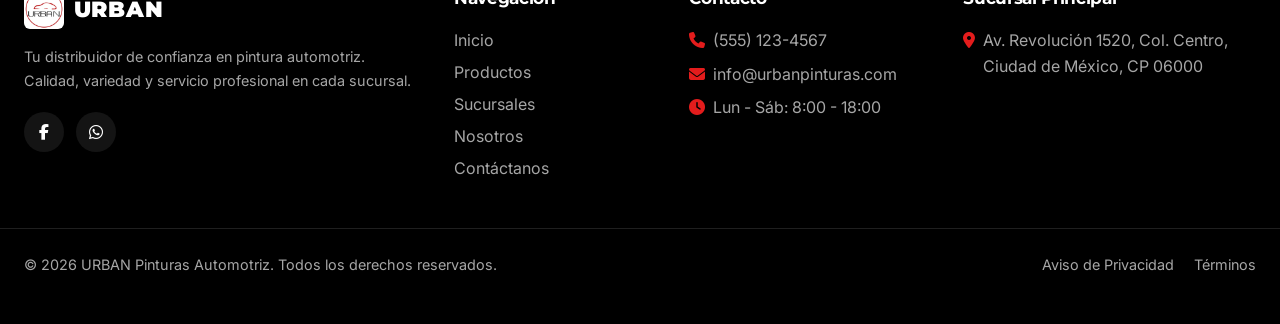
<file: productos.html>
<!DOCTYPE html>
<html lang="es">

<head>
    <meta charset="UTF-8">
    <meta name="viewport" content="width=device-width, initial-scale=1">
    <title>Productos | URBAN</title>
    <meta name="description" content="Catálogo de pinturas base, barnices, primers, thinner, masillas y accesorios para pintura automotriz profesional de las mejores marcas.">
    <link rel="icon" href="img/LogoUrban.webp" type="image/webp">
    <link rel="preconnect" href="https://fonts.googleapis.com">
    <link rel="preconnect" href="https://fonts.gstatic.com" crossorigin>
    <link href="https://fonts.googleapis.com/css2?family=Montserrat:wght@600;700;800;900&family=Inter:wght@300;400;500;600&display=swap" rel="stylesheet">
    <link rel="stylesheet" href="https://cdnjs.cloudflare.com/ajax/libs/font-awesome/6.4.0/css/all.min.css">
    <link rel="stylesheet" href="https://unpkg.com/aos@2.3.1/dist/aos.css">
    <link rel="stylesheet" href="styles.css">
</head>

<body>
    <a class="skip-link" href="#contenido">Saltar al contenido</a>

    <header class="site-header">
        <div class="container nav">
            <a href="index.html" class="logo"><img src="img/LogoUrban.webp" alt="Logo de URBAN" width="40" height="40"><span>URBAN</span></a>
            <button type="button" class="menu-btn" id="menuBtn" aria-label="Abrir menú" aria-expanded="false" aria-controls="menu"><i class="fa-solid fa-bars" aria-hidden="true"></i></button>
            <ul id="menu">
                <li><a href="index.html">Inicio</a></li>
                <li><a href="productos.html" aria-current="page">Productos</a></li>
                <li><a href="sucursales.html">Sucursales</a></li>
                <li><a href="nosotros.html">Nosotros</a></li>
                <li><a href="contacto.html">Contáctanos</a></li>
            </ul>
        </div>
    </header>

    <main id="contenido">
        <section class="page-hero page-hero--productos">
            <div class="container" data-aos="fade-down">
                <h1>Nuestros Productos</h1>
                <p class="lead light">Las mejores marcas y productos para pintura automotriz profesional.</p>
            </div>
        </section>

        <section class="section">
            <div class="container">
                <div class="chips" id="filters" data-aos="fade-up">
                    <button type="button" class="chip active" data-filter="Todos" aria-pressed="true">Todos</button>
                    <button type="button" class="chip" data-filter="Pinturas Base" aria-pressed="false">Pinturas Base</button>
                    <button type="button" class="chip" data-filter="Barnices" aria-pressed="false">Barnices</button>
                    <button type="button" class="chip" data-filter="Primers" aria-pressed="false">Primers</button>
                    <button type="button" class="chip" data-filter="Thinner" aria-pressed="false">Thinner</button>
                    <button type="button" class="chip" data-filter="Masillas" aria-pressed="false">Masillas</button>
                    <button type="button" class="chip" data-filter="Accesorios" aria-pressed="false">Accesorios</button>
                </div>
                <div class="grid grid-3" id="products" data-aos="fade-up">
                    <article class="card product" data-category="Pinturas Base">
                        <div>
                            <div class="product-tags">
                                <span class="tag">Pinturas Base</span>
                                <span class="tag hot">Más Vendido</span>
                            </div>
                            <h3>Pintura Base Bicapa Metalizada</h3>
                            <p class="brand">PPG</p>
                            <p class="product-desc">Pintura de alta cobertura con acabado metalizado profesional.</p>
                        </div>
                        <div>
                            <div class="price-row">
                                <strong>$1,250</strong>
                                <span class="rating"><i class="fa-solid fa-star" aria-hidden="true"></i> 4.9</span>
                            </div>
                            <a href="contacto.html" class="btn btn-primary btn-block">Solicitar Cotización</a>
                        </div>
                    </article>
                    <article class="card product" data-category="Barnices">
                        <div>
                            <div class="product-tags">
                                <span class="tag">Barnices</span>
                                <span class="tag hot">Más Vendido</span>
                            </div>
                            <h3>Barniz Cristal 2K</h3>
                            <p class="brand">Sherwin-Williams</p>
                            <p class="product-desc">Brillo excepcional y protección UV de larga duración.</p>
                        </div>
                        <div>
                            <div class="price-row">
                                <strong>$890</strong>
                                <span class="rating"><i class="fa-solid fa-star" aria-hidden="true"></i> 4.8</span>
                            </div>
                            <a href="contacto.html" class="btn btn-primary btn-block">Solicitar Cotización</a>
                        </div>
                    </article>
                    <article class="card product" data-category="Primers">
                        <div>
                            <div class="product-tags">
                                <span class="tag">Primers</span>
                                <span class="tag hot">Más Vendido</span>
                            </div>
                            <h3>Primer Epóxico Anticorrosivo</h3>
                            <p class="brand">Axalta</p>
                            <p class="product-desc">Máxima adherencia y protección anticorrosiva.</p>
                        </div>
                        <div>
                            <div class="price-row">
                                <strong>$750</strong>
                                <span class="rating"><i class="fa-solid fa-star" aria-hidden="true"></i> 4.7</span>
                            </div>
                            <a href="contacto.html" class="btn btn-primary btn-block">Solicitar Cotización</a>
                        </div>
                    </article>
                    <article class="card product" data-category="Thinner">
                        <div>
                            <div class="product-tags">
                                <span class="tag">Thinner</span>
                            </div>
                            <h3>Thinner Acrílico Premium</h3>
                            <p class="brand">URBAN</p>
                            <p class="product-desc">Diluente de alta calidad para pinturas acrílicas.</p>
                        </div>
                        <div>
                            <div class="price-row">
                                <strong>$320</strong>
                                <span class="rating"><i class="fa-solid fa-star" aria-hidden="true"></i> 4.6</span>
                            </div>
                            <a href="contacto.html" class="btn btn-primary btn-block">Solicitar Cotización</a>
                        </div>
                    </article>
                    <article class="card product" data-category="Masillas">
                        <div>
                            <div class="product-tags">
                                <span class="tag">Masillas</span>
                                <span class="tag hot">Más Vendido</span>
                            </div>
                            <h3>Masilla Poliéster Liviana</h3>
                            <p class="brand">BASF</p>
                            <p class="product-desc">Fácil aplicación y lijado suave para reparaciones.</p>
                        </div>
                        <div>
                            <div class="price-row">
                                <strong>$480</strong>
                                <span class="rating"><i class="fa-solid fa-star" aria-hidden="true"></i> 4.8</span>
                            </div>
                            <a href="contacto.html" class="btn btn-primary btn-block">Solicitar Cotización</a>
                        </div>
                    </article>
                    <article class="card product" data-category="Pinturas Base">
                        <div>
                            <div class="product-tags">
                                <span class="tag">Pinturas Base</span>
                                <span class="tag hot">Más Vendido</span>
                            </div>
                            <h3>Pintura Perlada Tricapa</h3>
                            <p class="brand">Glasurit</p>
                            <p class="product-desc">Efecto perlado de 3 capas para acabados premium.</p>
                        </div>
                        <div>
                            <div class="price-row">
                                <strong>$2,100</strong>
                                <span class="rating"><i class="fa-solid fa-star" aria-hidden="true"></i> 5</span>
                            </div>
                            <a href="contacto.html" class="btn btn-primary btn-block">Solicitar Cotización</a>
                        </div>
                    </article>
                    <article class="card product" data-category="Accesorios">
                        <div>
                            <div class="product-tags">
                                <span class="tag">Accesorios</span>
                            </div>
                            <h3>Kit de Enmascarar Profesional</h3>
                            <p class="brand">3M</p>
                            <p class="product-desc">Cintas, plásticos y papel para enmascarar.</p>
                        </div>
                        <div>
                            <div class="price-row">
                                <strong>$560</strong>
                                <span class="rating"><i class="fa-solid fa-star" aria-hidden="true"></i> 4.5</span>
                            </div>
                            <a href="contacto.html" class="btn btn-primary btn-block">Solicitar Cotización</a>
                        </div>
                    </article>
                    <article class="card product" data-category="Primers">
                        <div>
                            <div class="product-tags">
                                <span class="tag">Primers</span>
                            </div>
                            <h3>Primer Rellenador Gris</h3>
                            <p class="brand">DuPont</p>
                            <p class="product-desc">Alto poder de relleno, secado rápido.</p>
                        </div>
                        <div>
                            <div class="price-row">
                                <strong>$680</strong>
                                <span class="rating"><i class="fa-solid fa-star" aria-hidden="true"></i> 4.7</span>
                            </div>
                            <a href="contacto.html" class="btn btn-primary btn-block">Solicitar Cotización</a>
                        </div>
                    </article>
                    <article class="card product" data-category="Barnices">
                        <div>
                            <div class="product-tags">
                                <span class="tag">Barnices</span>
                                <span class="tag hot">Más Vendido</span>
                            </div>
                            <h3>Barniz Mate 2K</h3>
                            <p class="brand">Sikkens</p>
                            <p class="product-desc">Acabado mate sedoso para estilos modernos.</p>
                        </div>
                        <div>
                            <div class="price-row">
                                <strong>$950</strong>
                                <span class="rating"><i class="fa-solid fa-star" aria-hidden="true"></i> 4.9</span>
                            </div>
                            <a href="contacto.html" class="btn btn-primary btn-block">Solicitar Cotización</a>
                        </div>
                    </article>
                </div>
            </div>
        </section>
    </main>

    <footer class="site-footer">
        <div class="container footer-grid">
            <div>
                <a href="index.html" class="logo"><img src="img/LogoUrban.webp" alt="Logo de URBAN" width="40" height="40" loading="lazy"><span>URBAN</span></a>
                <p class="footer-text">Tu distribuidor de confianza en pintura automotriz. Calidad, variedad y servicio profesional en cada sucursal.</p>
                <div class="social-links">
                    <a href="https://www.facebook.com/TiendasUrbanCoatings" target="_blank" rel="noopener noreferrer" aria-label="Facebook"><i class="fa-brands fa-facebook-f" aria-hidden="true"></i></a>
                    <a href="#" aria-label="WhatsApp"><i class="fa-brands fa-whatsapp" aria-hidden="true"></i></a>
                </div>
            </div>
            <div>
                <h4>Navegación</h4>
                <ul>
                    <li><a href="index.html">Inicio</a></li>
                    <li><a href="productos.html">Productos</a></li>
                    <li><a href="sucursales.html">Sucursales</a></li>
                    <li><a href="nosotros.html">Nosotros</a></li>
                    <li><a href="contacto.html">Contáctanos</a></li>
                </ul>
            </div>
            <div>
                <h4>Contacto</h4>
                <p class="footer-line"><i class="fa-solid fa-phone" aria-hidden="true"></i> (555) 123-4567</p>
                <p class="footer-line"><i class="fa-solid fa-envelope" aria-hidden="true"></i> info@urbanpinturas.com</p>
                <p class="footer-line"><i class="fa-solid fa-clock" aria-hidden="true"></i> Lun - Sáb: 8:00 - 18:00</p>
            </div>
            <div>
                <h4>Sucursal Principal</h4>
                <p class="footer-line"><i class="fa-solid fa-location-dot" aria-hidden="true"></i> Av. Revolución 1520, Col. Centro, Ciudad de México, CP 06000</p>
            </div>
        </div>
        <div class="container footer-bottom">
            <p>© 2026 URBAN Pinturas Automotriz. Todos los derechos reservados.</p>
            <p><a href="#">Aviso de Privacidad</a> <a href="#">Términos</a></p>
        </div>
    </footer>

    <script src="https://unpkg.com/aos@2.3.1/dist/aos.js"></script>
    <script src="script.js"></script>
</body>

</html>
</file>
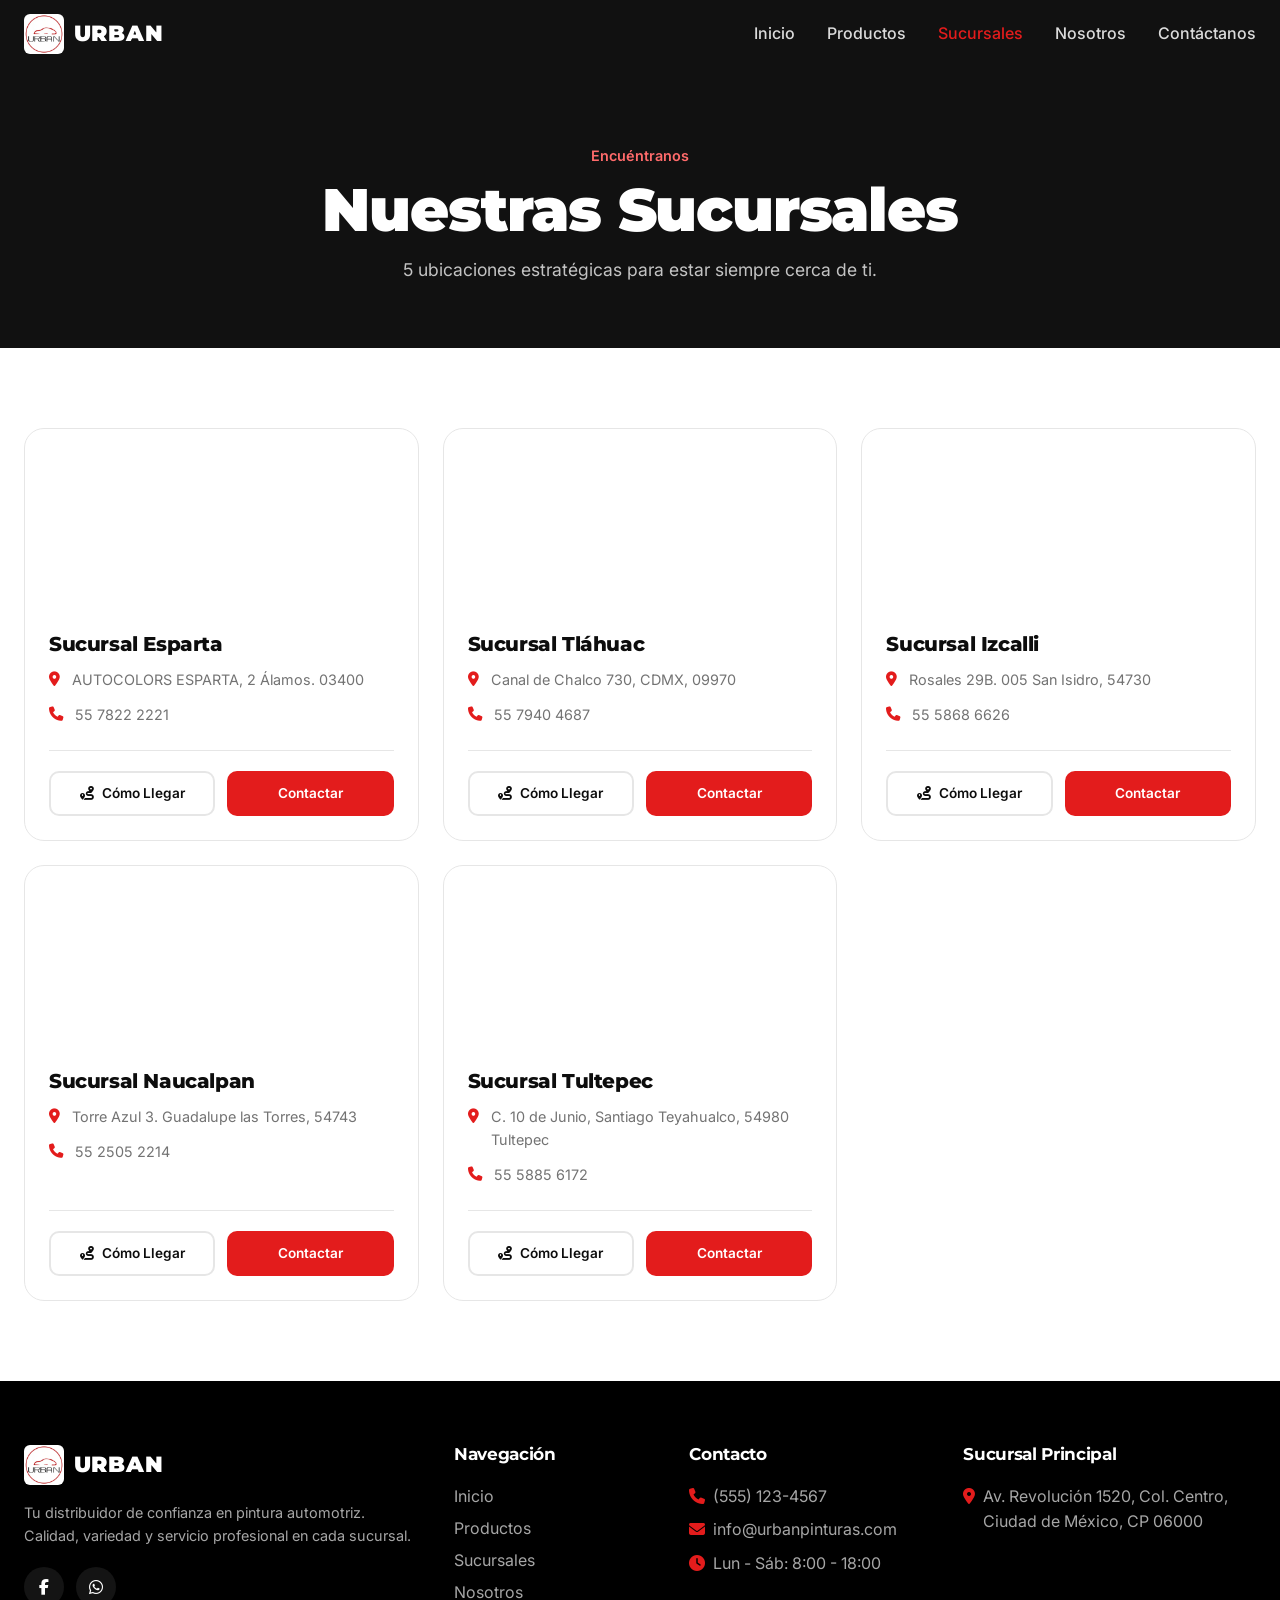
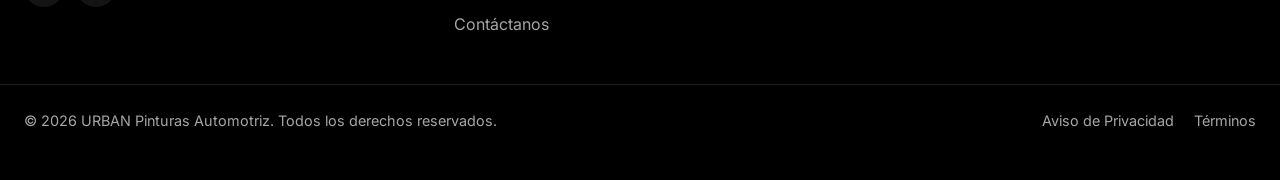
<file: sucursales.html>
<!DOCTYPE html>
<html lang="es">

<head>
    <meta charset="UTF-8">
    <meta name="viewport" content="width=device-width, initial-scale=1">
    <title>Sucursales | URBAN</title>
    <meta name="description" content="Encuentra la sucursal URBAN más cercana: Esparta, Tláhuac, Izcalli, Naucalpan y Tultepec. Direcciones, teléfonos y mapa.">
    <link rel="icon" href="img/LogoUrban.webp" type="image/webp">
    <link rel="preconnect" href="https://fonts.googleapis.com">
    <link rel="preconnect" href="https://fonts.gstatic.com" crossorigin>
    <link href="https://fonts.googleapis.com/css2?family=Montserrat:wght@600;700;800;900&family=Inter:wght@300;400;500;600&display=swap" rel="stylesheet">
    <link rel="stylesheet" href="https://cdnjs.cloudflare.com/ajax/libs/font-awesome/6.4.0/css/all.min.css">
    <link rel="stylesheet" href="https://unpkg.com/aos@2.3.1/dist/aos.css">
    <link rel="stylesheet" href="styles.css">
</head>

<body>
    <a class="skip-link" href="#contenido">Saltar al contenido</a>

    <header class="site-header">
        <div class="container nav">
            <a href="index.html" class="logo"><img src="img/LogoUrban.webp" alt="Logo de URBAN" width="40" height="40"><span>URBAN</span></a>
            <button type="button" class="menu-btn" id="menuBtn" aria-label="Abrir menú" aria-expanded="false" aria-controls="menu"><i class="fa-solid fa-bars" aria-hidden="true"></i></button>
            <ul id="menu">
                <li><a href="index.html">Inicio</a></li>
                <li><a href="productos.html">Productos</a></li>
                <li><a href="sucursales.html" aria-current="page">Sucursales</a></li>
                <li><a href="nosotros.html">Nosotros</a></li>
                <li><a href="contacto.html">Contáctanos</a></li>
            </ul>
        </div>
    </header>

    <main id="contenido">
        <section class="page-hero">
            <div class="container" data-aos="fade-down">
                <p class="kicker light">Encuéntranos</p>
                <h1>Nuestras Sucursales</h1>
                <p class="lead light">5 ubicaciones estratégicas para estar siempre cerca de ti.</p>
            </div>
        </section>

        <section class="section">
            <div class="container">
                <div class="grid grid-3" data-aos="fade-up">
                    <article class="card card--branch">
                        <div>
                            <div class="map-frame map-frame--sm">
                                <iframe src="https://maps.google.com/maps?q=AUTOCOLORS+ESPARTA%2C+2+%C3%81lamos.+03400%2C+M%C3%A9xico&output=embed" title="Mapa de Sucursal Esparta" loading="lazy" referrerpolicy="no-referrer-when-downgrade" allowfullscreen></iframe>
                            </div>
                            <h3>Sucursal Esparta</h3>
                            <p class="info-row"><i class="fa-solid fa-location-dot" aria-hidden="true"></i> <span class="muted">AUTOCOLORS ESPARTA, 2 Álamos. 03400</span></p>
                            <p class="info-row"><i class="fa-solid fa-phone" aria-hidden="true"></i> <a class="muted" href="tel:+525578222221">55 7822 2221</a></p>
                        </div>
                        <div class="card-actions">
                            <a href="https://www.google.com/maps/search/?api=1&query=AUTOCOLORS+ESPARTA%2C+2+%C3%81lamos.+03400%2C+M%C3%A9xico" target="_blank" rel="noopener noreferrer" class="btn btn-outline-dark"><i class="fa-solid fa-route" aria-hidden="true"></i> Cómo Llegar</a>
                            <a href="contacto.html" class="btn btn-primary">Contactar</a>
                        </div>
                    </article>
                    <article class="card card--branch">
                        <div>
                            <div class="map-frame map-frame--sm">
                                <iframe src="https://maps.google.com/maps?q=Canal+de+Chalco+730%2C+CDMX%2C+09970%2C+M%C3%A9xico&output=embed" title="Mapa de Sucursal Tláhuac" loading="lazy" referrerpolicy="no-referrer-when-downgrade" allowfullscreen></iframe>
                            </div>
                            <h3>Sucursal Tláhuac</h3>
                            <p class="info-row"><i class="fa-solid fa-location-dot" aria-hidden="true"></i> <span class="muted">Canal de Chalco 730, CDMX, 09970</span></p>
                            <p class="info-row"><i class="fa-solid fa-phone" aria-hidden="true"></i> <a class="muted" href="tel:+525579404687">55 7940 4687</a></p>
                        </div>
                        <div class="card-actions">
                            <a href="https://www.google.com/maps/search/?api=1&query=Canal+de+Chalco+730%2C+CDMX%2C+09970%2C+M%C3%A9xico" target="_blank" rel="noopener noreferrer" class="btn btn-outline-dark"><i class="fa-solid fa-route" aria-hidden="true"></i> Cómo Llegar</a>
                            <a href="contacto.html" class="btn btn-primary">Contactar</a>
                        </div>
                    </article>
                    <article class="card card--branch">
                        <div>
                            <div class="map-frame map-frame--sm">
                                <iframe src="https://maps.google.com/maps?q=Rosales+29B.+005+San+Isidro%2C+54730%2C+M%C3%A9xico&output=embed" title="Mapa de Sucursal Izcalli" loading="lazy" referrerpolicy="no-referrer-when-downgrade" allowfullscreen></iframe>
                            </div>
                            <h3>Sucursal Izcalli</h3>
                            <p class="info-row"><i class="fa-solid fa-location-dot" aria-hidden="true"></i> <span class="muted">Rosales 29B. 005 San Isidro, 54730</span></p>
                            <p class="info-row"><i class="fa-solid fa-phone" aria-hidden="true"></i> <a class="muted" href="tel:+525558686626">55 5868 6626</a></p>
                        </div>
                        <div class="card-actions">
                            <a href="https://www.google.com/maps/search/?api=1&query=Rosales+29B.+005+San+Isidro%2C+54730%2C+M%C3%A9xico" target="_blank" rel="noopener noreferrer" class="btn btn-outline-dark"><i class="fa-solid fa-route" aria-hidden="true"></i> Cómo Llegar</a>
                            <a href="contacto.html" class="btn btn-primary">Contactar</a>
                        </div>
                    </article>
                    <article class="card card--branch">
                        <div>
                            <div class="map-frame map-frame--sm">
                                <iframe src="https://maps.google.com/maps?q=Torre+Azul+3.+Guadalupe+las+Torres%2C+54743%2C+M%C3%A9xico&output=embed" title="Mapa de Sucursal Naucalpan" loading="lazy" referrerpolicy="no-referrer-when-downgrade" allowfullscreen></iframe>
                            </div>
                            <h3>Sucursal Naucalpan</h3>
                            <p class="info-row"><i class="fa-solid fa-location-dot" aria-hidden="true"></i> <span class="muted">Torre Azul 3. Guadalupe las Torres, 54743</span></p>
                            <p class="info-row"><i class="fa-solid fa-phone" aria-hidden="true"></i> <a class="muted" href="tel:+525525052214">55 2505 2214</a></p>
                        </div>
                        <div class="card-actions">
                            <a href="https://www.google.com/maps/search/?api=1&query=Torre+Azul+3.+Guadalupe+las+Torres%2C+54743%2C+M%C3%A9xico" target="_blank" rel="noopener noreferrer" class="btn btn-outline-dark"><i class="fa-solid fa-route" aria-hidden="true"></i> Cómo Llegar</a>
                            <a href="contacto.html" class="btn btn-primary">Contactar</a>
                        </div>
                    </article>
                    <article class="card card--branch">
                        <div>
                            <div class="map-frame map-frame--sm">
                                <iframe src="https://maps.google.com/maps?q=C.+10+de+Junio%2C+Santiago+Teyahualco%2C+54980+Tultepec%2C+M%C3%A9xico&output=embed" title="Mapa de Sucursal Tultepec" loading="lazy" referrerpolicy="no-referrer-when-downgrade" allowfullscreen></iframe>
                            </div>
                            <h3>Sucursal Tultepec</h3>
                            <p class="info-row"><i class="fa-solid fa-location-dot" aria-hidden="true"></i> <span class="muted">C. 10 de Junio, Santiago Teyahualco, 54980 Tultepec</span></p>
                            <p class="info-row"><i class="fa-solid fa-phone" aria-hidden="true"></i> <a class="muted" href="tel:+525558856172">55 5885 6172</a></p>
                        </div>
                        <div class="card-actions">
                            <a href="https://www.google.com/maps/search/?api=1&query=C.+10+de+Junio%2C+Santiago+Teyahualco%2C+54980+Tultepec%2C+M%C3%A9xico" target="_blank" rel="noopener noreferrer" class="btn btn-outline-dark"><i class="fa-solid fa-route" aria-hidden="true"></i> Cómo Llegar</a>
                            <a href="contacto.html" class="btn btn-primary">Contactar</a>
                        </div>
                    </article>
                </div>
            </div>
        </section>
    </main>

    <footer class="site-footer">
        <div class="container footer-grid">
            <div>
                <a href="index.html" class="logo"><img src="img/LogoUrban.webp" alt="Logo de URBAN" width="40" height="40" loading="lazy"><span>URBAN</span></a>
                <p class="footer-text">Tu distribuidor de confianza en pintura automotriz. Calidad, variedad y servicio profesional en cada sucursal.</p>
                <div class="social-links">
                    <a href="https://www.facebook.com/TiendasUrbanCoatings" target="_blank" rel="noopener noreferrer" aria-label="Facebook"><i class="fa-brands fa-facebook-f" aria-hidden="true"></i></a>
                    <a href="#" aria-label="WhatsApp"><i class="fa-brands fa-whatsapp" aria-hidden="true"></i></a>
                </div>
            </div>
            <div>
                <h4>Navegación</h4>
                <ul>
                    <li><a href="index.html">Inicio</a></li>
                    <li><a href="productos.html">Productos</a></li>
                    <li><a href="sucursales.html">Sucursales</a></li>
                    <li><a href="nosotros.html">Nosotros</a></li>
                    <li><a href="contacto.html">Contáctanos</a></li>
                </ul>
            </div>
            <div>
                <h4>Contacto</h4>
                <p class="footer-line"><i class="fa-solid fa-phone" aria-hidden="true"></i> (555) 123-4567</p>
                <p class="footer-line"><i class="fa-solid fa-envelope" aria-hidden="true"></i> info@urbanpinturas.com</p>
                <p class="footer-line"><i class="fa-solid fa-clock" aria-hidden="true"></i> Lun - Sáb: 8:00 - 18:00</p>
            </div>
            <div>
                <h4>Sucursal Principal</h4>
                <p class="footer-line"><i class="fa-solid fa-location-dot" aria-hidden="true"></i> Av. Revolución 1520, Col. Centro, Ciudad de México, CP 06000</p>
            </div>
        </div>
        <div class="container footer-bottom">
            <p>© 2026 URBAN Pinturas Automotriz. Todos los derechos reservados.</p>
            <p><a href="#">Aviso de Privacidad</a> <a href="#">Términos</a></p>
        </div>
    </footer>

    <script src="https://unpkg.com/aos@2.3.1/dist/aos.js"></script>
    <script src="script.js"></script>
</body>

</html>
</file>
<file: styles.css>
/*BASE*/
*,
*::before,
*::after {
  box-sizing: border-box;
}

:root {
  --primary: hsl(0 78% 50%);
  --primary-dark: hsl(0 78% 42%);
  --primary-soft: hsl(0 78% 50% / .08);
  --fg: hsl(0 0% 5%);
  --muted: hsl(0 0% 96%);
  --muted-fg: hsl(0 0% 45%);
  --border: hsl(0 0% 90%);
  --success: #15803d;
  --radius: .625rem;
  --radius-lg: 1.25rem;
  --font-heading: "Montserrat", sans-serif;
  --font-body: "Inter", sans-serif;
}

html {
  scroll-behavior: smooth;
}

body {
  margin: 0;
  font-family: var(--font-body);
  color: var(--fg);
  line-height: 1.6;
  background: #fff;
}

h1,
h2,
h3,
h4 {
  font-family: var(--font-heading);
  margin: 0 0 .75rem;
  line-height: 1.15;
  letter-spacing: -.02em;
}

h1 { font-size: clamp(2.25rem, 5vw, 3.75rem); font-weight: 900; }
h2 { font-size: clamp(1.75rem, 4vw, 2.75rem); font-weight: 800; }
h3 { font-size: 1.35rem; font-weight: 700; }
h4 { font-size: 1.05rem; font-weight: 700; }

p { margin: 0 0 1rem; }
a { color: inherit; text-decoration: none; }
img { max-width: 100%; height: auto; display: block; }
ul { list-style: none; margin: 0; padding: 0; }

:focus-visible {
  outline: 3px solid var(--primary);
  outline-offset: 3px;
}

.skip-link {
  position: absolute;
  left: 1rem;
  top: -4rem;
  z-index: 100;
  background: var(--primary);
  color: #fff;
  padding: .6rem 1rem;
  border-radius: var(--radius);
  transition: top .2s;
}

.skip-link:focus {
  top: 1rem;
}

/*UTILIDADES*/
.container {
  max-width: 80rem;
  margin: 0 auto;
  padding: 0 1.5rem;
}

.section { padding: 5rem 0; }
.alt { background: var(--muted); }
.center { text-align: center; }
.center .lead { margin-left: auto; margin-right: auto; }

.kicker {
  color: var(--primary);
  font-weight: 600;
  font-size: .9rem;
  margin-bottom: .5rem;
}

.kicker.light { color: #ff6b6b; }

.lead {
  color: var(--muted-fg);
  font-size: 1.1rem;
  max-width: 40rem;
  margin-bottom: 2.5rem;
}

.lead.light { color: rgba(255, 255, 255, .75); }

.muted {
  color: var(--muted-fg);
  font-size: .9rem;
}

.section-title { margin-bottom: 3rem; }

.icon-box {
  display: flex;
  align-items: center;
  justify-content: center;
  flex-shrink: 0;
  width: 3rem;
  height: 3rem;
  border-radius: .75rem;
  background: var(--primary-soft);
  color: var(--primary);
  font-size: 1.2rem;
}

.icon-box--lg {
  width: 3.5rem;
  height: 3.5rem;
  border-radius: 1rem;
  font-size: 1.4rem;
  margin-bottom: 1.5rem;
}

.icon-box--neutral { background: rgba(0, 0, 0, .08); color: var(--fg); }
.icon-box--center { margin: 0 auto 1.25rem; }

/*BOTONES*/
.btn {
  display: inline-flex;
  align-items: center;
  justify-content: center;
  gap: .5rem;
  padding: .8rem 1.6rem;
  border-radius: var(--radius);
  font: inherit;
  font-weight: 600;
  border: 2px solid transparent;
  cursor: pointer;
  text-align: center;
  transition: background .2s, border-color .2s, color .2s;
}

.btn-primary { background: var(--primary); color: #fff; }
.btn-primary:hover { background: var(--primary-dark); }

.btn-outline { border-color: rgba(255, 255, 255, .35); color: #fff; }
.btn-outline:hover { background: rgba(255, 255, 255, .12); }

.btn-outline-dark { border-color: var(--border); color: var(--fg); }
.btn-outline-dark:hover { border-color: var(--primary); color: var(--primary); }

.btn-block { display: flex; width: 100%; }

/*HEADER*/
.site-header {
  position: fixed;
  inset: 0 0 auto 0;
  z-index: 50;
  background: transparent;
  border-bottom: 1px solid transparent;
  transition: background .3s, border-color .3s, backdrop-filter .3s;
}

.site-header.scrolled {
  background: rgba(255, 255, 255, .95);
  backdrop-filter: blur(12px);
  border-bottom-color: var(--border);
}

.nav {
  display: flex;
  align-items: center;
  justify-content: space-between;
  height: 4.25rem;
}

.logo {
  display: flex;
  align-items: center;
  gap: .6rem;
  font-family: var(--font-heading);
  font-weight: 900;
  font-size: 1.4rem;
  letter-spacing: .04em;
  transition: color .3s;
}

.site-header .logo { color: #fff; }
.site-header.scrolled .logo { color: var(--fg); }

.logo img {
  width: 2.5rem;
  height: 2.5rem;
  border-radius: .375rem;
}

.nav ul { display: flex; gap: 2rem; }

.nav ul a {
  font-weight: 500;
  color: rgba(255, 255, 255, .85);
  transition: color .2s;
}

.site-header.scrolled .nav ul a { color: var(--muted-fg); }

.nav ul a:hover,
.nav ul a[aria-current="page"],
.site-header.scrolled .nav ul a:hover,
.site-header.scrolled .nav ul a[aria-current="page"] { color: var(--primary); }

.menu-btn {
  display: none;
  background: none;
  border: 0;
  font-size: 1.5rem;
  color: #fff;
  cursor: pointer;
  transition: color .3s;
}

.site-header.scrolled .menu-btn { color: var(--fg); }

/*HERO*/
.hero {
  position: relative;
  overflow: hidden;
  background:
    radial-gradient(ellipse 45% 60% at 0% 55%, hsl(0 78% 50% / .24), transparent 70%),
    radial-gradient(ellipse 40% 50% at 78% 85%, hsl(0 78% 50% / .18), transparent 70%),
    linear-gradient(135deg, #07080e 0%, #0e1122 50%, #07080e 100%);
  color: #fff;
  padding: 8rem 0 6rem;
  min-height: 90vh;
  display: flex;
  align-items: center;
}

.hero-grid {
  display: grid;
  grid-template-columns: 1.1fr .9fr;
  gap: 3rem;
  align-items: center;
}

.hero-badge {
  display: inline-flex;
  align-items: center;
  gap: .5rem;
  background: rgba(220, 38, 38, .15);
  border: 1px solid rgba(220, 38, 38, .3);
  color: #ff6b6b;
  font-size: .8rem;
  font-weight: 600;
  padding: .35rem 1rem;
  border-radius: 999px;
  margin-bottom: 1.25rem;
}

.hero h1 {
  font-size: clamp(2.5rem, 5vw, 4rem);
  line-height: 1.1;
  max-width: 46rem;
  margin-bottom: 1.25rem;
}

.text-accent {
  position: relative;
  display: block;
  width: fit-content;
  color: var(--primary);
}

.text-accent::after {
  content: "";
  position: absolute;
  left: 0;
  right: 0;
  bottom: -.1em;
  height: .28em;
  background: url("data:image/svg+xml,%3Csvg xmlns='http://www.w3.org/2000/svg' viewBox='0 0 300 12' preserveAspectRatio='none'%3E%3Cpath d='M2 8 Q150 -3 298 3 Q150 5 2 11 Z' fill='%23dc2626'/%3E%3C/svg%3E") no-repeat center / 100% 100%;
}

.hero .lead { margin-bottom: 2rem; }
.hero .lead strong { color: #fff; }

.actions {
  display: flex;
  gap: 1rem;
  flex-wrap: wrap;
  margin-bottom: 3.5rem;
}

.stats {
  display: flex;
  gap: 3rem;
  flex-wrap: wrap;
}

.stats strong {
  display: block;
  font-family: var(--font-heading);
  font-size: 2rem;
  font-weight: 800;
  color: var(--primary);
}

.stats span {
  color: rgba(255, 255, 255, .7);
  font-size: .85rem;
}

.hero-visual {
  position: relative;
  animation: float 6s ease-in-out 1s infinite;
}

.hero-image-container {
  position: relative; 
  background: #fff;
  padding: 1.5rem;
  border-radius: 1.5rem;
  box-shadow: 0 20px 40px rgba(0, 0, 0, .5), 0 30px 120px -10px hsl(0 78% 50% / .35);
}

@keyframes float {
  0%, 100% { translate: 0 0; }
  50% { translate: 0 -14px; }
}

.hero-image-container img {
  width: 100%;
  border-radius: 1rem;
  object-fit: cover;
}

.page-hero {
  background: #111;
  background-size: cover;
  background-position: center;
  color: #fff;
  text-align: center;
  padding: 9rem 0 4rem;
}

.page-hero .lead { margin: 0 auto; }
.page-hero--productos { background-image: linear-gradient(rgba(0, 0, 0, .75), rgba(0, 0, 0, .75)), url("img/NuevosProductos.webp"); }
.page-hero--nosotros { background-image: linear-gradient(rgba(0, 0, 0, .75), rgba(0, 0, 0, .75)), url("img/Segunda.webp"); }

/*GRIDS Y TARJETAS*/
.grid { display: grid; gap: 1.5rem; }
.grid-2 { grid-template-columns: repeat(auto-fit, minmax(18rem, 1fr)); }
.grid-3 { grid-template-columns: repeat(3, minmax(0, 1fr)); }
.grid-4 { grid-template-columns: repeat(4, minmax(0, 1fr)); }

.card {
  background: #fff;
  border: 1px solid var(--border);
  border-radius: 1rem;
  padding: 1.75rem;
  transition: box-shadow .2s, border-color .2s;
}

.card:hover {
  box-shadow: 0 10px 15px -3px rgba(0, 0, 0, .1);
  border-color: hsl(0 78% 50% / .3);
}

.card p { color: var(--muted-fg); }
.card p:last-child { margin-bottom: 0; }

.card--lg { padding: 2.5rem; border-radius: var(--radius-lg); }
.card--lg h3 { font-size: 1.5rem; margin-bottom: 1rem; }
.card--lg p { margin: 0; }

.card--value { padding: 2rem 1.5rem; border-radius: var(--radius-lg); }
.card--value h4 { font-size: 1.2rem; margin-bottom: .5rem; }
.card--value p { margin: 0; }

.card--partner { padding: 2.5rem 1rem; border-radius: var(--radius-lg); }

.partner-code {
  display: block;
  margin-bottom: .5rem;
  font-family: var(--font-heading);
  font-size: 2rem;
  color: var(--primary);
}

.partners { margin-top: 2.5rem; }
.values-title { font-size: 2rem; margin: 5rem 0 2.5rem; }

/*INICIO*/
.about {
  display: grid;
  grid-template-columns: 1fr 1fr;
  gap: 4rem;
  align-items: center;
}

.about h2 { font-size: 2.25rem; margin-bottom: 1.25rem; }
.about-text { margin-bottom: 1.5rem; }
.about-img { position: relative; }

.about-img img {
  width: 100%;
  aspect-ratio: 4 / 3;
  object-fit: cover;
  border-radius: var(--radius-lg);
}

.badge {
  position: absolute;
  right: 1.5rem;
  bottom: -1.25rem;
  background: var(--primary);
  color: #fff;
  border-radius: 1rem;
  padding: 1.25rem 1.75rem;
  box-shadow: 0 10px 25px rgba(220, 38, 38, .4);
}

.badge strong {
  display: block;
  font-family: var(--font-heading);
  font-size: 2rem;
  line-height: 1;
}

.badge span { font-size: .85rem; }

.checks { display: grid; gap: .75rem; }

.checks li {
  display: flex;
  align-items: center;
  gap: .75rem;
  font-weight: 500;
}

.checks i { color: var(--primary); font-size: 1.1rem; }

/* Selector de sucursales */
.branch-layout {
  display: grid;
  grid-template-columns: 1fr 2fr;
  gap: 2rem;
  align-items: start;
  margin-top: 2.5rem;
}

.branch-list { display: flex; flex-direction: column; gap: 1rem; }

.branch-btn {
  display: flex;
  align-items: center;
  justify-content: space-between;
  gap: 1rem;
  width: 100%;
  padding: 1.25rem;
  text-align: left;
  font: inherit;
  color: inherit;
  background: #fff;
  border: 1px solid var(--border);
  border-radius: 1rem;
  cursor: pointer;
  transition: background .2s, border-color .2s, color .2s;
}

.branch-btn:hover { border-color: var(--primary); }
.branch-btn.active { background: var(--primary); border-color: var(--primary); color: #fff; }

.branch-btn__name {
  display: block;
  font-family: var(--font-heading);
  font-size: 1.1rem;
  font-weight: 700;
}

.branch-btn__addr {
  display: block;
  margin-top: .25rem;
  font-size: .85rem;
  color: var(--muted-fg);
}

.branch-btn.active .branch-btn__addr { color: rgba(255, 255, 255, .9); }

.branch-card { padding: 2rem; border-radius: var(--radius-lg); }
.branch-card h3 { font-size: 1.5rem; font-weight: 800; }

.map-frame {
  height: 220px;
  margin-bottom: 1.5rem;
  border-radius: .75rem;
  overflow: hidden;
}

.map-frame--sm { height: 160px; margin-bottom: 1.25rem; }

.map-frame iframe {
  display: block;
  width: 100%;
  height: 100%;
  border: 0;
}

.info-list { display: grid; gap: .5rem; margin-bottom: 1.5rem; }

.info-row {
  display: flex;
  align-items: flex-start;
  gap: .75rem;
  margin-bottom: .75rem;
  font-size: .9rem;
  color: var(--muted-fg);
}

.info-list .info-row { margin: 0; }
.info-row i { color: var(--primary); margin-top: .25rem; }
.info-row a:hover { color: var(--primary); }

/* Blog */
.post { padding: 0; overflow: hidden; border-radius: var(--radius-lg); }
.post-media { position: relative; }

.post-media img {
  width: 100%;
  aspect-ratio: 16 / 10;
  object-fit: cover;
}

.post-tag {
  position: absolute;
  top: 1rem;
  left: 1rem;
  background: var(--primary);
  color: #fff;
  font-size: .75rem;
  font-weight: 700;
  padding: .25rem .75rem;
  border-radius: 999px;
}

.post-body { padding: 1.5rem; }
.post .meta { font-size: .85rem; margin-bottom: .5rem; }
.post h3 { font-size: 1.2rem; font-weight: 800; margin-bottom: .75rem; }
.post-excerpt { font-size: .9rem; margin-bottom: 1.25rem; }

.more {
  display: inline-flex;
  align-items: center;
  gap: .3rem;
  color: var(--primary);
  font-weight: 700;
}

.more i { font-size: .8rem; }

/*PRODUCTOS*/
.chips {
  display: flex;
  flex-wrap: wrap;
  gap: .6rem;
  margin-bottom: 2rem;
}

.chip {
  padding: .5rem 1.1rem;
  border-radius: 999px;
  border: 1px solid var(--border);
  background: #fff;
  font: inherit;
  font-weight: 500;
  cursor: pointer;
  transition: border-color .2s, background .2s, color .2s;
}

.chip:hover { border-color: var(--primary); }
.chip.active { background: var(--primary); border-color: var(--primary); color: #fff; }

.product {
  display: flex;
  flex-direction: column;
  justify-content: space-between;
  border-radius: var(--radius-lg);
}

.product[hidden] { display: none; }

.product-tags {
  display: flex;
  justify-content: space-between;
  align-items: center;
  margin-bottom: 1rem;
}

.tag {
  border: 1px solid var(--border);
  padding: .25rem .8rem;
  border-radius: 999px;
  font-size: .8rem;
  font-weight: 600;
  color: var(--fg);
}

.tag.hot { background: var(--primary); border-color: var(--primary); color: #fff; }

.product h3 { font-size: 1.25rem; font-weight: 800; margin-bottom: .25rem; }
.product .brand { font-size: .85rem; margin-bottom: .75rem; }
.product-desc { font-size: .9rem; line-height: 1.4; margin-bottom: 1.5rem; }

.price-row {
  display: flex;
  justify-content: space-between;
  align-items: center;
  margin-bottom: 1.25rem;
}

.price-row strong {
  font-family: var(--font-heading);
  font-size: 1.5rem;
  color: var(--primary);
}

.rating { color: #eab308; font-weight: 700; font-size: .95rem; }
.rating i { font-size: .85rem; }

.product .btn {
  border-radius: .75rem;
  padding: .75rem;
  font-size: .9rem;
  font-weight: 700;
}

/*SUCURSALES*/
.card--branch {
  display: flex;
  flex-direction: column;
  justify-content: space-between;
  padding: 1.5rem;
  border-radius: var(--radius-lg);
}

.card--branch h3 { font-size: 1.25rem; font-weight: 800; margin-bottom: .75rem; }

.card-actions {
  display: grid;
  grid-template-columns: 1fr 1fr;
  gap: .75rem;
  margin-top: 1.5rem;
  padding-top: 1.25rem;
  border-top: 1px solid var(--border);
}

.card-actions .btn { padding: .6rem; font-size: .85rem; }

/*NOSOTROS*/
.story {
  display: grid;
  grid-template-columns: 1.2fr .8fr;
  gap: 4rem;
  align-items: start;
}

.story h2 { font-size: 2.5rem; margin-bottom: 1.5rem; }

.stat-grid {
  display: grid;
  grid-template-columns: repeat(2, 1fr);
  gap: 1rem;
  margin-top: 2.5rem;
}

.stat-card {
  display: flex;
  align-items: center;
  gap: 1rem;
  padding: 1.25rem;
}

.stat-card strong {
  display: block;
  font-family: var(--font-heading);
  font-size: 1.5rem;
  line-height: 1.1;
}

.stat-card span { font-size: .85rem; }

.timeline {
  padding-left: 1.5rem;
  border-left: 2px solid rgba(220, 38, 38, .2);
}

.timeline-item { position: relative; margin-bottom: 2rem; }
.timeline-item:last-child { margin-bottom: 0; }

.timeline-item::before {
  content: "";
  position: absolute;
  left: -1.82rem;
  top: .1rem;
  width: .75rem;
  height: .75rem;
  border-radius: 50%;
  background: var(--primary);
}

.timeline-year { color: var(--primary); font-weight: 700; font-size: .85rem; }
.timeline-item h4 { margin: .2rem 0; font-size: 1.15rem; }
.timeline-item p { margin: 0; }

/*CONTACTO*/
.contact-grid {
  display: grid;
  grid-template-columns: 1fr 1fr;
  gap: 3rem;
  align-items: start;
}

.contact-grid h2 { font-size: 2.25rem; font-weight: 800; margin-bottom: .5rem; }
.contact-intro { margin-bottom: 2rem; }

.contact-info-card {
  display: flex;
  align-items: center;
  gap: 1.25rem;
  margin-bottom: 1rem;
  padding: 1.25rem 1.5rem;
  background: #fff;
  border: 1px solid var(--border);
  border-radius: 1rem;
  transition: border-color .2s;
}

.contact-info-card:hover { border-color: hsl(0 78% 50% / .4); }
.contact-info-card h4 { margin: 0 0 .15rem; }
.contact-info-card p { margin: 0 0 .15rem; font-weight: 600; color: var(--fg); }
.contact-info-card .muted { margin: 0; font-size: .85rem; font-weight: 400; color: var(--muted-fg); }

.form-card h3 { font-weight: 800; margin-bottom: 1.5rem; }
.form-row { display: grid; grid-template-columns: 1fr 1fr; gap: 1.25rem; margin-bottom: 1.25rem; }
.form-field { margin-bottom: 1.5rem; }

label {
  display: block;
  margin-bottom: .4rem;
  font-size: .9rem;
  font-weight: 600;
}

input,
select,
textarea {
  width: 100%;
  padding: .75rem 1rem;
  font: inherit;
  color: var(--fg);
  background: #fff;
  border: 1px solid var(--border);
  border-radius: var(--radius);
}

textarea { min-height: 7.5rem; resize: vertical; }

.form-status {
  margin: 1rem 0 0;
  text-align: center;
  font-weight: 500;
  color: var(--success);
}

.form-status[hidden] { display: none; }

/*FOOTER*/
.site-footer {
  background: #000;
  color: rgba(255, 255, 255, .65);
  padding: 4rem 0 2rem;
}

.site-footer h4 { color: #fff; margin-bottom: 1.2rem; }
.site-footer .logo { color: #fff; margin-bottom: 1rem; }
.site-footer li { margin-bottom: .4rem; }
.site-footer a:hover { color: #fff; }
.footer-text { margin-top: 1rem; font-size: .9rem; }

.footer-line {
  display: flex;
  align-items: flex-start;
  gap: .5rem;
  margin-bottom: .5rem;
}

.footer-line i { color: var(--primary); margin-top: .25rem; }

.footer-grid {
  display: grid;
  grid-template-columns: 2fr 1fr 1.2fr 1.5fr;
  gap: 2.5rem;
  padding-bottom: 2.5rem;
}

.footer-bottom {
  display: flex;
  justify-content: space-between;
  flex-wrap: wrap;
  gap: 1rem;
  border-top: 1px solid rgba(255, 255, 255, .12);
  padding-top: 1.5rem;
  font-size: .9rem;
}

.footer-bottom a { margin-left: 1rem; }

.social-links { display: flex; gap: .75rem; margin-top: 1.25rem; }

.social-links a {
  display: flex;
  align-items: center;
  justify-content: center;
  width: 2.5rem;
  height: 2.5rem;
  border-radius: 50%;
  background: rgba(255, 255, 255, .08);
  color: #fff;
  transition: background .2s;
}

.social-links a:hover { background: var(--primary); }

/*RESPONSIVE*/
@media (max-width: 1024px) {
  .grid-3 { grid-template-columns: repeat(2, minmax(0, 1fr)); }
}

@media (max-width: 900px) {
  .menu-btn { display: block; }

  .nav ul {
    display: none;
    position: absolute;
    top: 4.25rem;
    left: 0;
    right: 0;
    flex-direction: column;
    gap: 0;
    background: #fff;
    border-bottom: 1px solid var(--border);
  }

  .nav ul.open { display: flex; }
  .nav ul a,
  .site-header.scrolled .nav ul a { display: block; padding: 1rem 1.5rem; color: var(--fg); }

  .nav ul a:hover,
  .nav ul a[aria-current="page"],
  .site-header.scrolled .nav ul a:hover,
  .site-header.scrolled .nav ul a[aria-current="page"] { color: var(--primary); }

  .about,
  .story,
  .contact-grid,
  .hero-grid,
  .branch-layout,
  .footer-grid { grid-template-columns: 1fr; }

  .grid-4 { grid-template-columns: repeat(2, minmax(0, 1fr)); }
  .section { padding: 3.5rem 0; }
  .hero { padding: 7.5rem 0 3.5rem; min-height: auto; }
  .story h2 { font-size: 2rem; }
  .hero-visual::before { display: none; }
}

@media (max-width: 640px) {
  .grid-3,
  .form-row { grid-template-columns: 1fr; }
  .card--lg { padding: 1.75rem; }
}

@media (max-width: 500px) {
  .grid-4,
  .stat-grid,
  .card-actions { grid-template-columns: 1fr; }
}

@media (prefers-reduced-motion: reduce) {
  html { scroll-behavior: auto; }
  * { transition: none !important; }
  .hero-visual { animation: none; }
}
</file>
